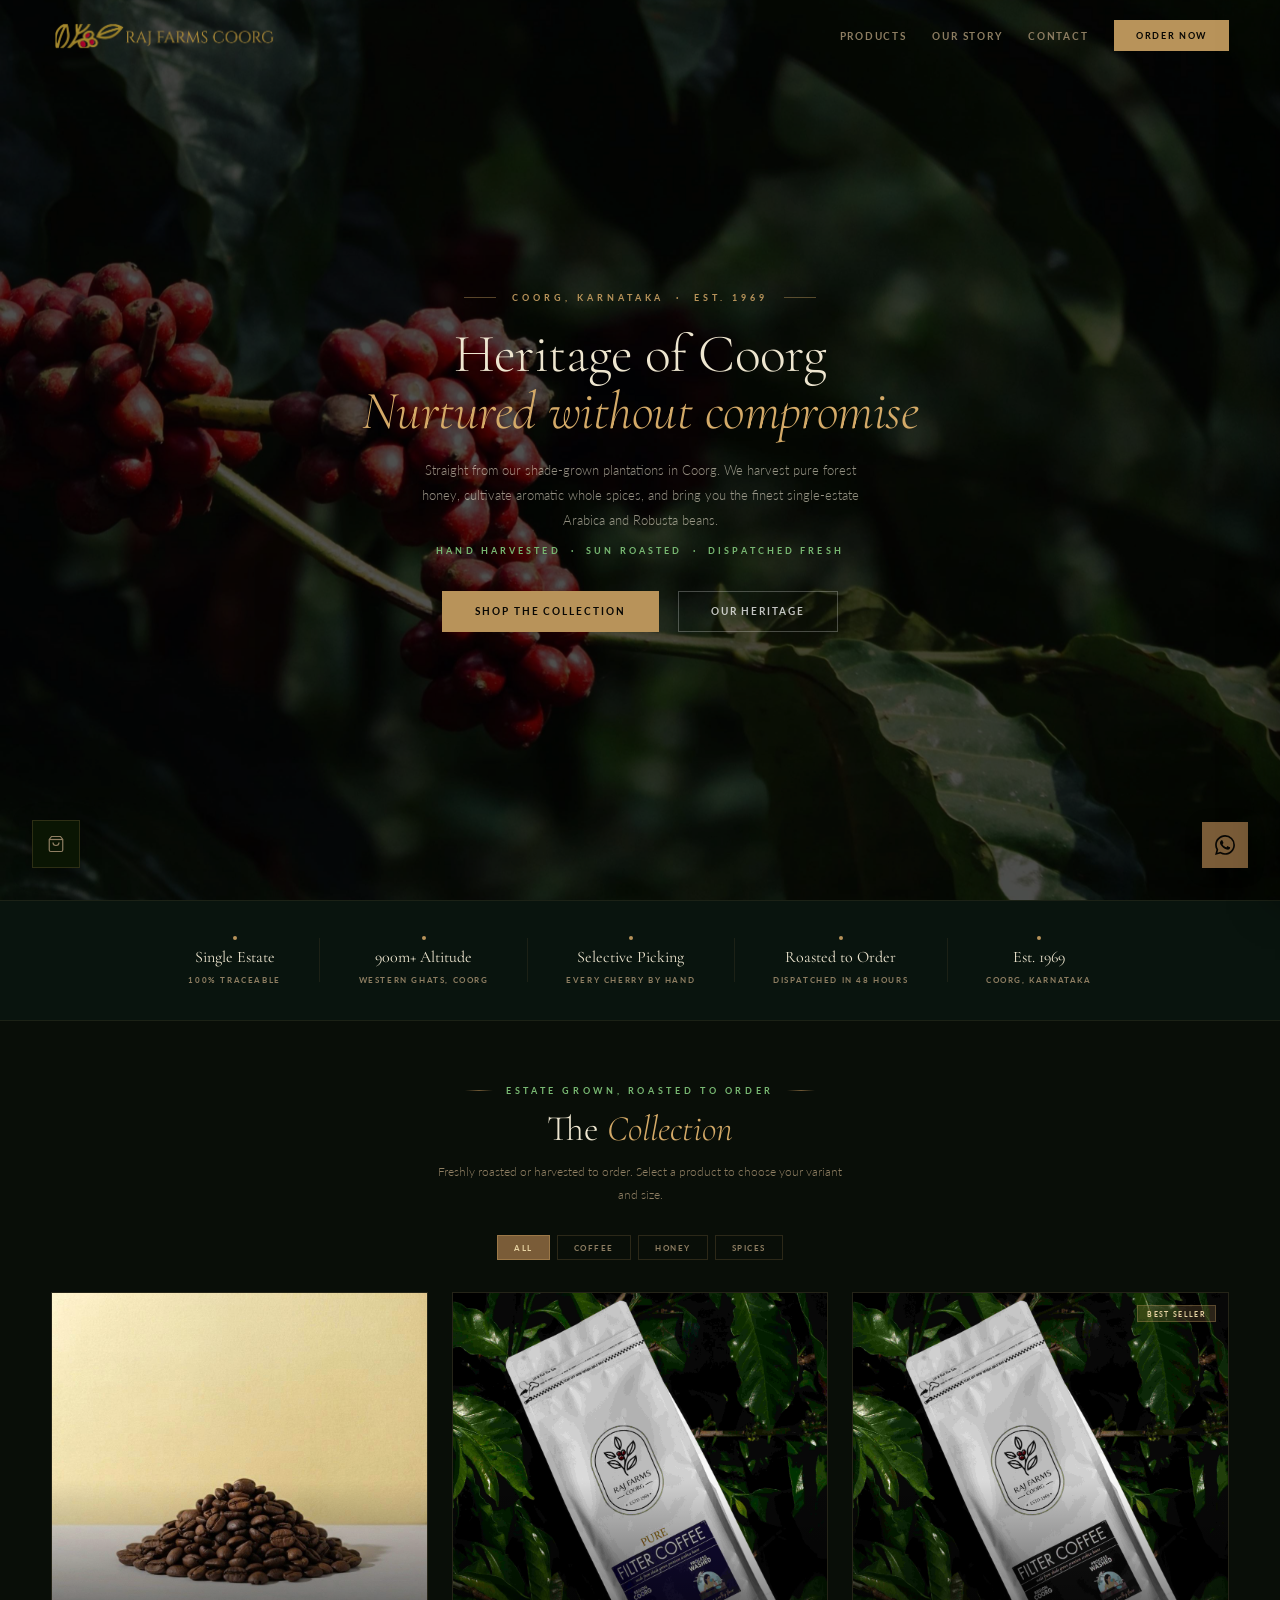
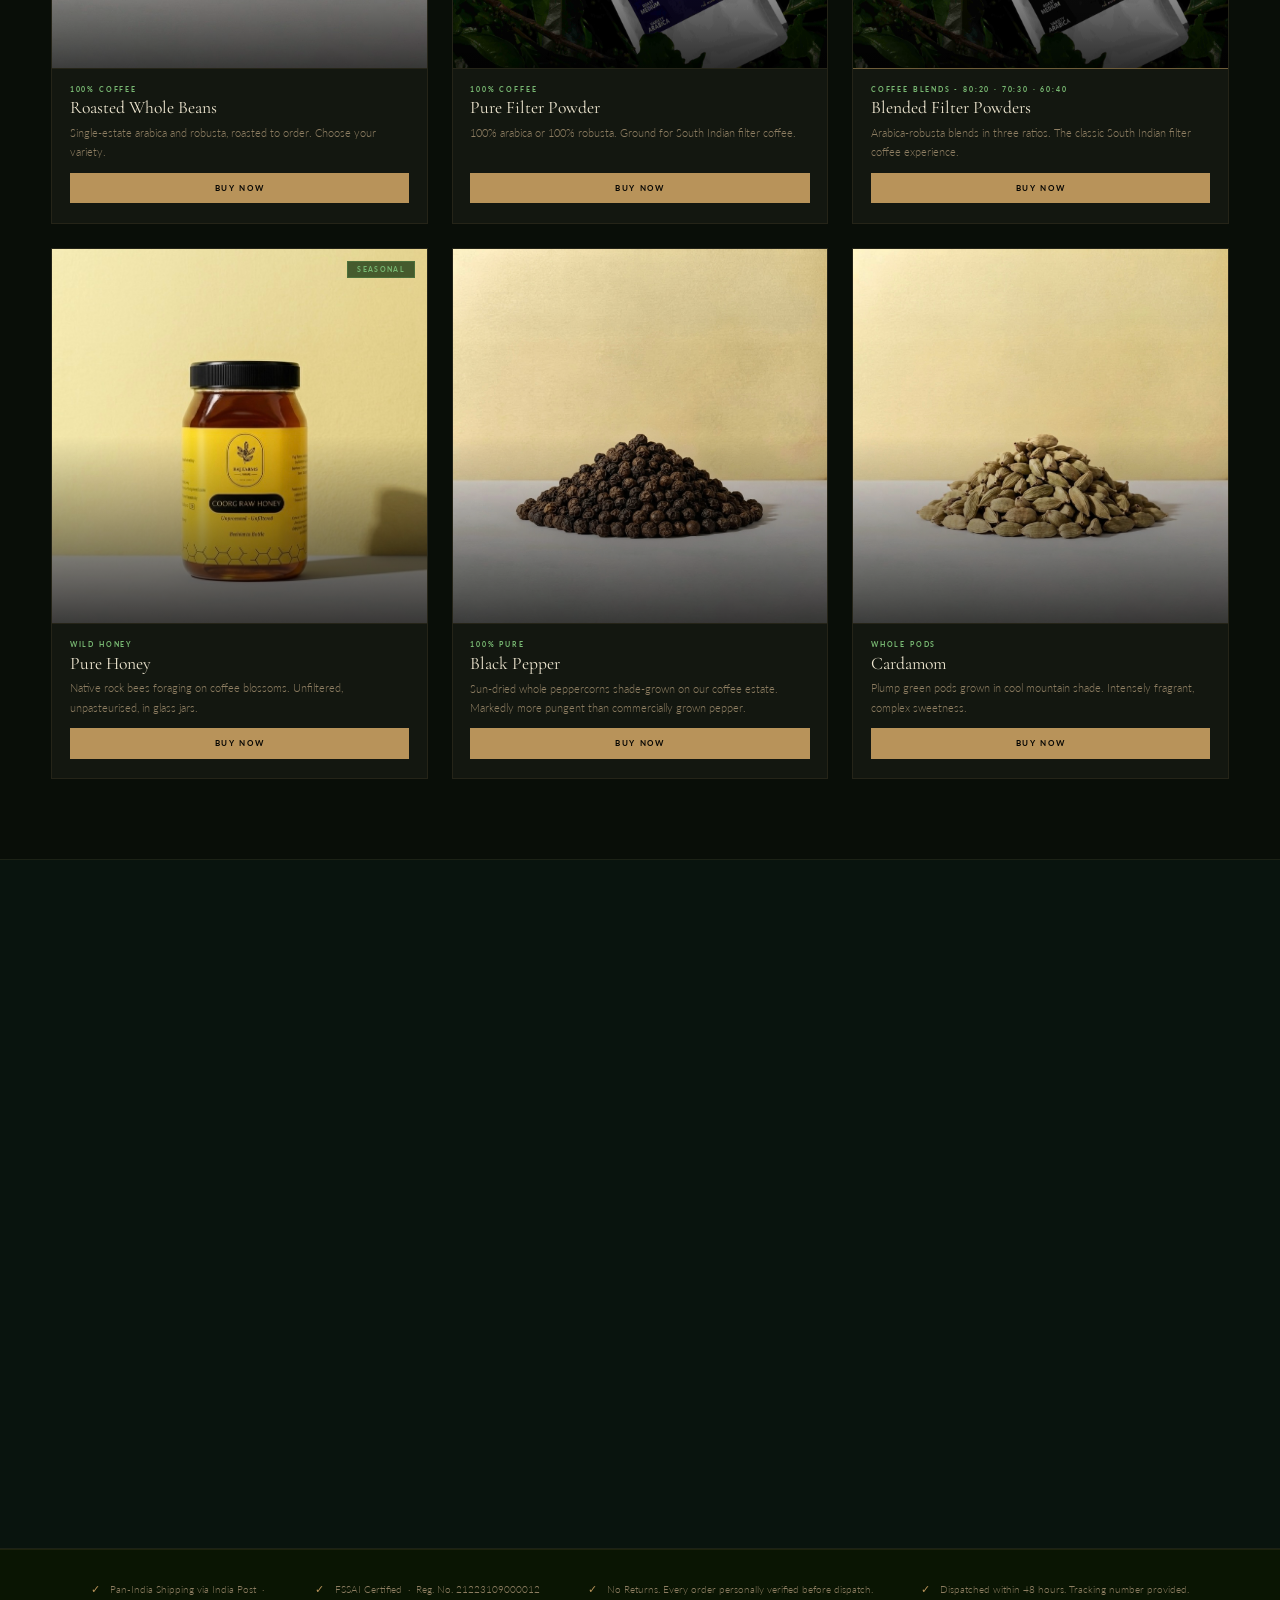
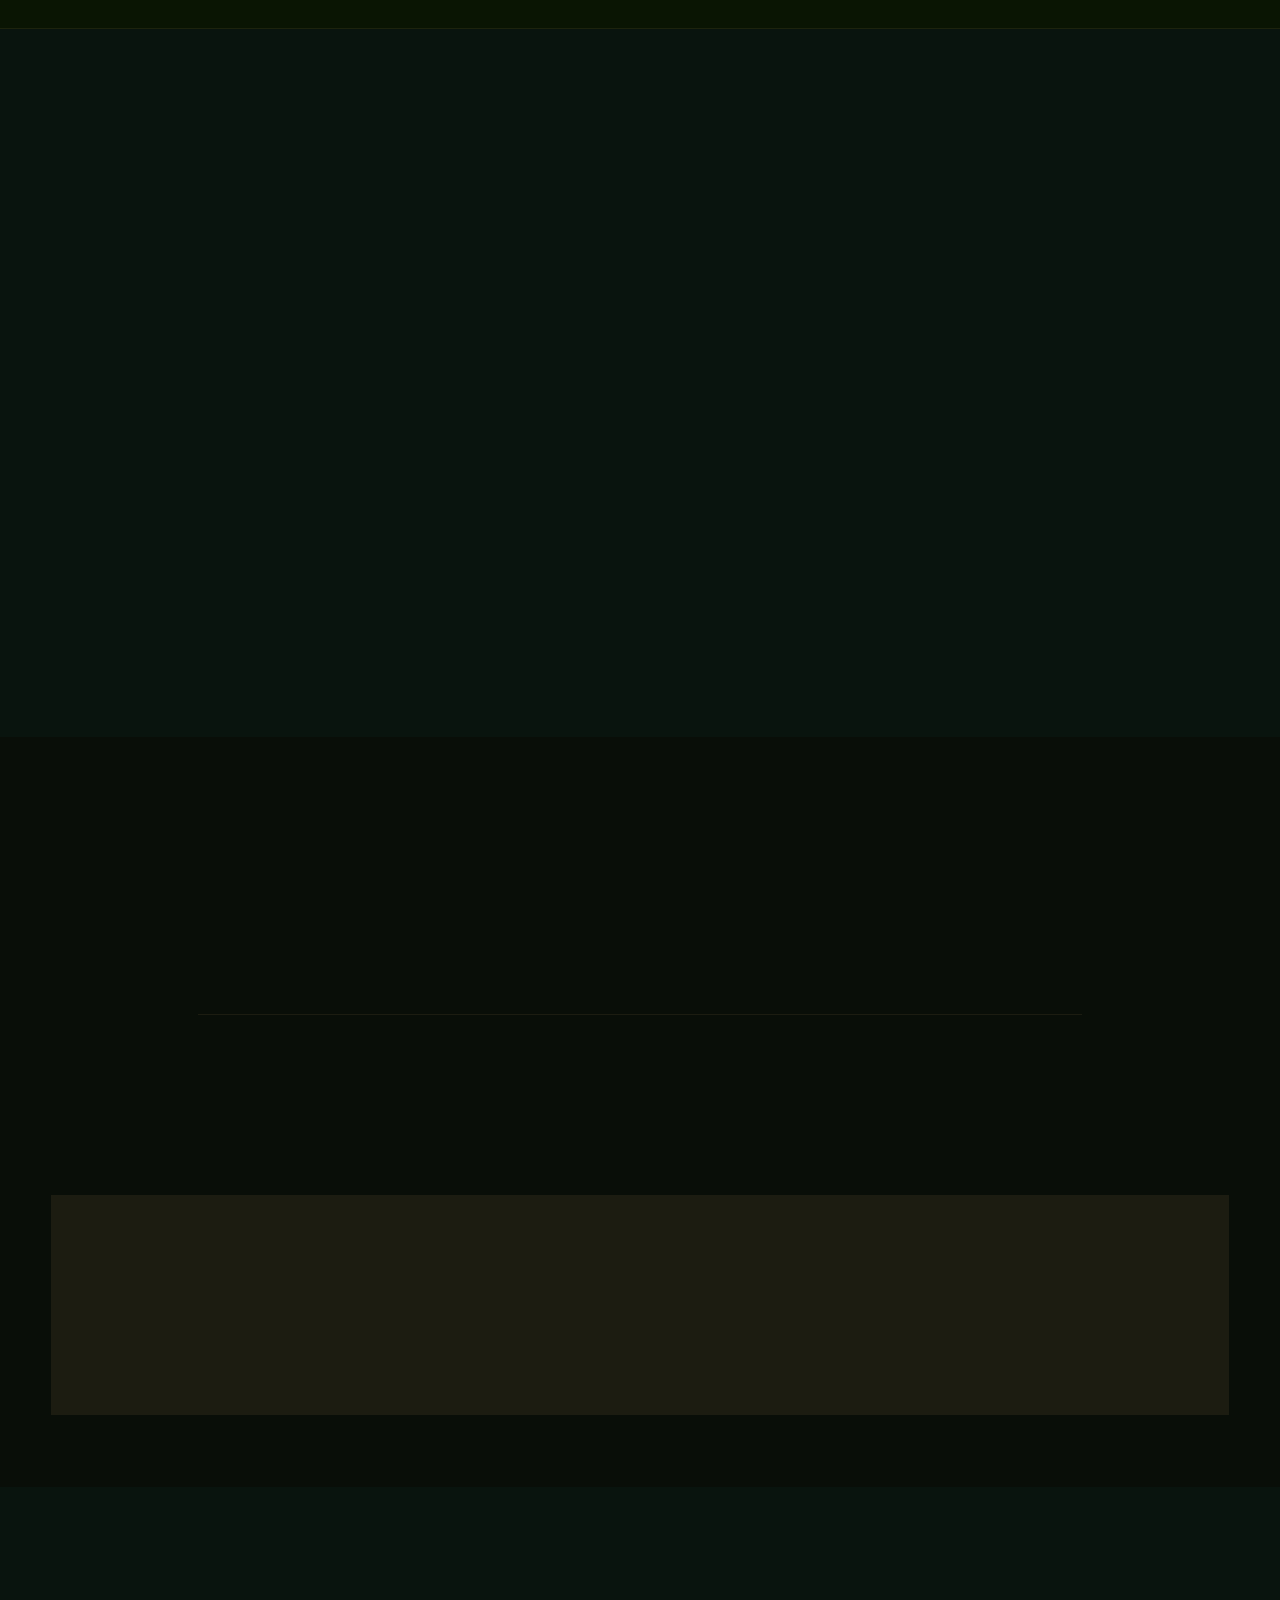
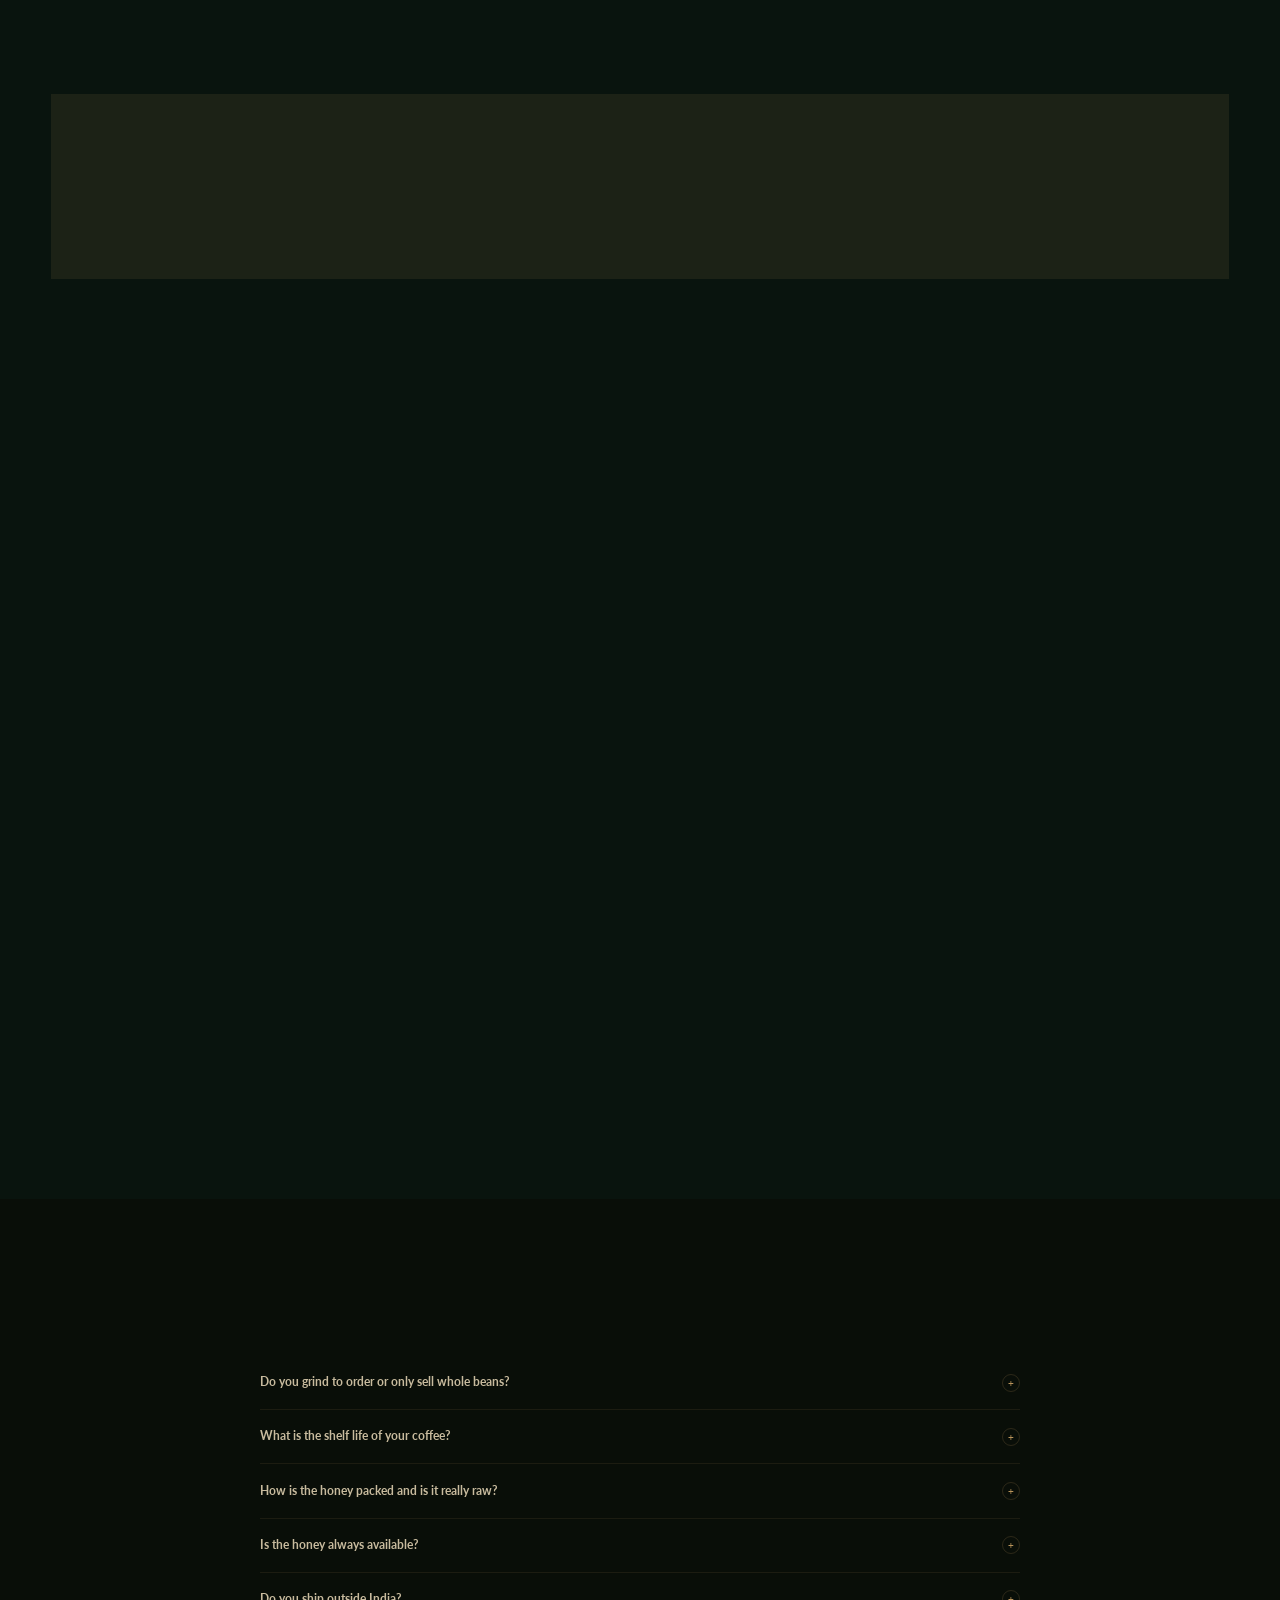
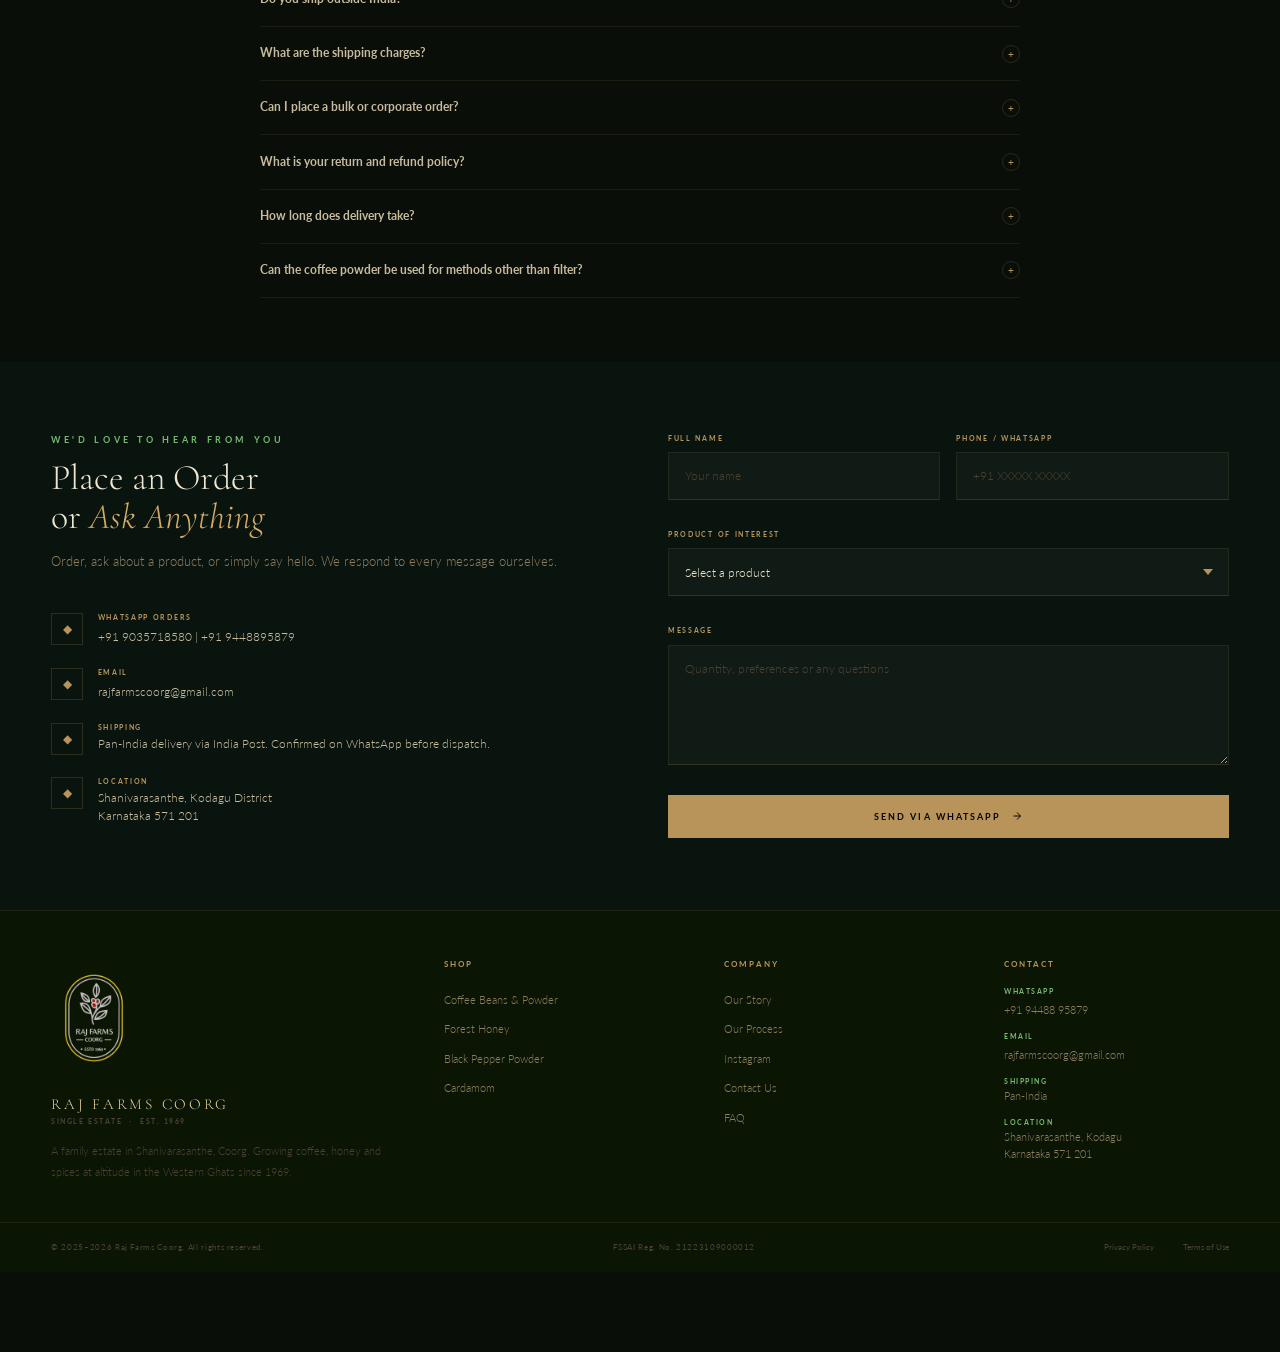
<file: index.html>
<!DOCTYPE html>
<html lang="en">
<head>
<meta charset="UTF-8">
<meta name="viewport" content="width=device-width, initial-scale=1.0">
<meta name="description" content="Raj Farms Coorg: Single-estate arabica and robusta coffee, raw forest honey and Coorg spices from the Western Ghats since 1969.">
<meta property="og:title" content="Raj Farms Coorg: Estate Coffee, Honey and Spices">
<meta property="og:description" content="Estate-grown coffee, raw honey and spices from the heart of Coorg since 1969.">
<meta property="og:url" content="https://rajfarmscoorg.in/">
<meta property="og:type" content="website">
<meta property="og:image" content="https://rajfarmscoorg.in/images/backgrounds/hero-bg.jpg">
<title>Raj Farms Coorg</title>
<link rel="stylesheet" href="css/style.css">
<meta name="google-site-verification" content="zyrr376Or7g7LdrEDTtcWQRaR85tOCKkuYDGfsQqERM" />
<link rel="icon" type="image/x-icon" href="images/favicon.ico">
<link rel="apple-touch-icon" sizes="180x180" href="images/apple-touch-icon.png">
<link rel="canonical" href="https://rajfarmscoorg.in/">
<link rel="preconnect" href="https://fonts.googleapis.com">
<link rel="preconnect" href="https://fonts.gstatic.com" crossorigin>
<link href="https://fonts.googleapis.com/css2?family=Cormorant+Garamond:ital,wght@0,300;0,400;0,600;1,300;1,400&family=Lato:wght@300;400;700&display=swap" rel="stylesheet">
<script type="application/ld+json">
{
  "@context": "https://schema.org",
  "@type": "Store",
  "name": "Raj Farms Coorg",
  "description": "Single-estate arabica and robusta coffee, raw forest honey and Coorg spices from the Western Ghats since 1969.",
  "url": "https://rajfarmscoorg.in",
  "telephone": "+919035718580 / 9448895879",
  "email": "rajfarmscoorg@gmail.com",
  "address": {
    "@type": "PostalAddress",
    "addressLocality": "Shanivarasanthe",
    "addressRegion": "Karnataka",
    "postalCode": "571201",
    "addressCountry": "IN"
  },
  "geo": {"@type":"GeoCoordinates","latitude":12.4244,"longitude":75.7382},
  "priceRange": "₹₹",
  "openingHours": "Mo-Su 09:00-18:00",
  "sameAs": ["https://instagram.com/rajfarmscoorg"]
}
</script>
</head>
<body>

<!-- NAV -->
<nav id="nav">
  <a href="#hero" class="nav-logo-wrap" aria-label="Raj Farms Coorg">
    <img class="nav-logo-img" src="images/logo-dark.png" alt="Raj Farms Coorg">
  </a>
  <div class="nav-right">
    <a href="#products" class="nav-link">Products</a>
    <a href="about.html" class="nav-link">Our Story</a>
    <a href="#contact" class="nav-link">Contact</a>
    <a href="#products" class="nav-cta">Order Now</a>
    <button class="nav-burger" id="burger" aria-label="Open menu"><span></span><span></span><span></span></button>
  </div>
</nav>

<nav id="nav-mobile">
  <button class="nav-mobile-close" id="nav-close">&#x2715;</button>
  <a href="#products" class="mobile-link">Products</a>
  <a href="about.html" class="mobile-link">Our Story</a>
  <a href="#contact" class="mobile-link">Contact</a>
</nav>

<!-- HERO -->
<section id="hero">
  <div class="hero-bg"></div>
  <div class="hero-vignette"></div>
  <div class="hero-content">
    <div class="hero-tag">
      <span class="hero-tag-line"></span>
      Coorg, Karnataka &nbsp;&middot;&nbsp; Est. 1969
      <span class="hero-tag-line"></span>
    </div>
    <h1 class="hero-title">Heritage of Coorg<br><em>Nurtured without compromise</em></h1>
    <p class="hero-sub">Straight from our shade-grown plantations in Coorg. We harvest pure forest honey, cultivate aromatic whole spices, and bring you the finest single-estate Arabica and Robusta beans.</p>
    <p class="hero-provenance">Hand Harvested &nbsp;&middot;&nbsp; Sun Roasted &nbsp;&middot;&nbsp; Dispatched Fresh</p>
    <div class="hero-actions">
      <a href="#products" class="btn-primary">Shop the Collection</a>
      <a href="about.html" class="btn-ghost">Our Heritage</a>
    </div>
  </div>
</section>

<!-- HERITAGE STRIP -->
<section id="heritage">
  <div class="heritage-item rev"><div class="heritage-dot"></div><div class="heritage-title">Single Estate</div><div class="heritage-sub">100% Traceable</div></div>
  <div class="heritage-sep"></div>
  <div class="heritage-item rev"><div class="heritage-dot"></div><div class="heritage-title">900m+ Altitude</div><div class="heritage-sub">Western Ghats, Coorg</div></div>
  <div class="heritage-sep"></div>
  <div class="heritage-item rev"><div class="heritage-dot"></div><div class="heritage-title">Selective Picking</div><div class="heritage-sub">Every Cherry by Hand</div></div>
  <div class="heritage-sep"></div>
  <div class="heritage-item rev"><div class="heritage-dot"></div><div class="heritage-title">Roasted to Order</div><div class="heritage-sub">Dispatched in 48 Hours</div></div>
  <div class="heritage-sep"></div>
  <div class="heritage-item rev"><div class="heritage-dot"></div><div class="heritage-title">Est. 1969</div><div class="heritage-sub">Coorg, Karnataka</div></div>
</section>

<!-- PRODUCTS -->
<section id="products">
  <div class="products-header rev">
    <div class="section-tag center">Estate Grown, Roasted to Order</div>
    <h2 class="section-title">The <em>Collection</em></h2>
    <p style="max-width:420px;margin:0.6rem auto 0;text-align:center;font-size:0.78rem;">Freshly roasted or harvested to order. Select a product to choose your variant and size.</p>
  </div>

  <div class="filter-row">
    <button class="filter-btn active" data-cat="All">All</button>
    <button class="filter-btn" data-cat="Coffee">Coffee</button>
    <button class="filter-btn" data-cat="Honey">Honey</button>
    <button class="filter-btn" data-cat="Spices">Spices</button>
  </div>

  <div class="product-grid" id="product-grid">

    <!-- GROUP 1: Roasted Beans -->
    <article class="product-card" data-cat="Coffee">
      <div class="product-img">
        <img src="images/products/roasted-beans.jpg"
             alt="Roasted Beans" loading="lazy">
        <div class="product-overlay"></div>
        
      </div>
      <div class="product-info">
        <div class="product-cat">100% Coffee</div>
        <h3 class="product-name">Roasted Whole Beans</h3>
        <p class="product-desc">Single-estate arabica and robusta, roasted to order. Choose your variety.</p>
        <button type="button" class="product-buy-btn" onclick="openGroupModal('roasted-beans')">Buy Now</button>
      </div>
    </article>

    <!-- GROUP 2: Filter Powder Pure -->
    <article class="product-card" data-cat="Coffee">
      <div class="product-img">
        <img src="images/products/filter-powder-pure.jpg"
             alt="Filter Powder Pure" loading="lazy">
        <div class="product-overlay"></div>
        
      </div>
      <div class="product-info">
        <div class="product-cat">100% Coffee</div>
        <h3 class="product-name"> Pure Filter Powder</h3>
        <p class="product-desc">100% arabica or 100% robusta. Ground for South Indian filter coffee.</p>
        <button type="button" class="product-buy-btn" onclick="openGroupModal('filter-pure')">Buy Now</button>
      </div>
    </article>

    <!-- GROUP 3: Filter Powder Blends -->
    <article class="product-card product-featured" data-cat="Coffee">
      <div class="product-img">
        <img src="images/products/filter-powder-blends.jpg"
             alt="Filter Powder Blends" loading="lazy">
        <div class="product-overlay"></div>
       
        <span class="product-seasonal" style="background:rgba(184,147,90,0.2);color:var(--gold-pale);border-color:rgba(184,147,90,0.35);">Best Seller</span>
      </div>
      <div class="product-info">
        <div class="product-cat">Coffee BLENDS - 80:20 &middot; 70:30 &middot; 60:40 </div>
        <h3 class="product-name">Blended Filter Powders</h3>
        <p class="product-desc">Arabica-robusta blends in three ratios. The classic South Indian filter coffee experience.</p>
        <button type="button" class="product-buy-btn" onclick="openGroupModal('filter-blends')">Buy Now</button>
      </div>
    </article>

    <!-- GROUP 4: Wild Forest Honey -->
    <article class="product-card" data-cat="Honey">
      <div class="product-img">
        <img src="images/products/honey-wild.jpg"
             alt="Wild Forest Honey" loading="lazy">
        <div class="product-overlay"></div>
    
        <span class="product-seasonal">Seasonal</span>
      </div>
      <div class="product-info">
        <div class="product-cat">Wild Honey</div>
        <h3 class="product-name">Pure Honey</h3>
        <p class="product-desc">Native rock bees foraging on coffee blossoms. Unfiltered, unpasteurised, in glass jars.</p>
        <button type="button" class="product-buy-btn" onclick="openGroupModal('honey')">Buy Now</button>
      </div>
    </article>

    <!-- GROUP 5: Black Pepper -->
    <article class="product-card" data-cat="Spices">
      <div class="product-img">
        <img src="images/products/pepper-black.jpg"
             alt="Black Pepper Powder" loading="lazy">
        <div class="product-overlay"></div>
       
      </div>
      <div class="product-info">
        <div class="product-cat"> 100% pure</div>
        <h3 class="product-name">Black Pepper</h3>
        <p class="product-desc">Sun-dried whole peppercorns shade-grown on our coffee estate. Markedly more pungent than commercially grown pepper.</p>
        <button type="button" class="product-buy-btn" onclick="openGroupModal('pepper')">Buy Now</button>
      </div>
    </article>

    <!-- GROUP 6: Cardamom -->
    <article class="product-card" data-cat="Spices">
      <div class="product-img">
        <img src="images/products/cardamom.jpg"
             alt="Cardamom" loading="lazy">
        <div class="product-overlay"></div>

      </div>
      <div class="product-info">
        <div class="product-cat">Whole Pods</div>
        <h3 class="product-name">Cardamom</h3>
        <p class="product-desc">Plump green pods grown in cool mountain shade. Intensely fragrant, complex sweetness.</p>
        <button type="button" class="product-buy-btn" onclick="openGroupModal('cardamom')">Buy Now</button>
      </div>
    </article>

  </div>
</section>

<!-- HONEY FEATURE -->
<div id="honey-wrap">
<section id="honey">
  <div class="honey-img-wrap rev-l">
    <div class="honey-img">
      <img src="images/products/honey-wild.jpg"
           alt="Wild Forest Honey" loading="lazy">
    </div>
    <div class="honey-corner"><span>Raw</span><span>Forest</span><span>Honey</span></div>
    <div class="honey-frame"></div>
  </div>
  <div class="rev-r">
  
    <div class="section-tag">Current best-seller </div>
    <h2 class="section-title">Harvested by<br><em>Nature Itself</em></h2>
    <p style="margin-top:0.8rem;font-size:0.8rem;">Native rock bees forage on our arabica and robusta blossoms during bloom season. The result is a honey with a terroir as specific as the estate itself, found nowhere else in quite the same form.</p>
    <div class="honey-features">
      <div class="honey-feat">
        <div class="honey-feat-icon">&#9670;</div>
        <div><div class="honey-feat-title">Raw and Unprocessed</div><p class="honey-feat-desc">Never heated above ambient temperature. All enzymes, pollen and natural properties remain completely intact.</p></div>
      </div>
      <div class="honey-feat">
        <div class="honey-feat-icon">&#9670;</div>
        <div><div class="honey-feat-title">Coffee Blossom Foraged</div><p class="honey-feat-desc">The proximity to thousands of arabica and robusta plants gives our honey a subtle floral note that no other honey in India can replicate.</p></div>
      </div>
      <div class="honey-feat">
        <div class="honey-feat-icon">&#9670;</div>
        <div><div class="honey-feat-title">Glass Jar, Sealed Fresh</div><p class="honey-feat-desc">Packed in food-grade glass jars. Available in 400g and 1kg. Shipping prices vary depending on your location.</p></div>
      </div>
    </div>
    <button class="btn-primary" onclick="openGroupModal('honey')" style="margin-top:2rem;border:none;font-family:'Lato',sans-serif;" id="honey-add">Add Honey to Cart</button>
  </div>
</section>
</div>

<!-- POLICY STRIP -->
<section id="policy-strip">
  <div class="policy-item"><span>&#10003;</span> Pan-India Shipping via India Post &nbsp;&middot;&nbsp;</div>
  <div class="policy-item"><span>&#10003;</span> FSSAI Certified &nbsp;&middot;&nbsp; Reg. No. 21223109000012</div>
  <div class="policy-item"><span>&#10003;</span> No Returns. Every order personally verified before dispatch.</div>
  <div class="policy-item"><span>&#10003;</span> Dispatched within 48 hours. Tracking number provided.</div>
</section>

<!-- QUALITY SECTION -->
<section id="quality">

  <div class="ca-heading rev">
    <div class="section-tag center">Coffee Analysis</div>
    <h2 class="section-title">The Character of our Coffee</h2>
    <p class="ca-eval">Evaluated by the Coffee Quality Division, Coffee Board of India</p>
  </div>

  <div class="ca-flow rev">

    <div class="ca-radar-wrap">
      <svg class="ca-radar" viewBox="0 0 520 500" xmlns="http://www.w3.org/2000/svg">

        <g stroke="#3a352c" stroke-width="1" fill="none">
          <polygon points="250,202.5 277.9,211.6 295.2,235.3 295.2,264.7 277.9,288.4 250,297.5 222.1,288.4 204.8,264.7 204.8,235.3 222.1,211.6"/>
          <polygon points="250,155 305.8,173.1 340.4,220.6 340.4,279.4 305.8,326.9 250,345 194.2,326.9 159.6,279.4 159.6,220.6 194.2,173.1"/>
          <polygon points="250,107.5 333.75,134.7 385.5,206.0 385.5,294.0 333.75,365.3 250,392.5 166.25,365.3 114.5,294.0 114.5,206.0 166.25,134.7"/>
          <polygon points="250,60 361.7,96.3 430.7,191.3 430.7,308.7 361.7,403.7 250,440 138.3,403.7 69.3,308.7 69.3,191.3 138.3,96.3"/>
        </g>

        <g stroke="#3a352c" stroke-width="1">
          <line x1="250" y1="250" x2="250" y2="60"/>
          <line x1="250" y1="250" x2="361.7" y2="96.3"/>
          <line x1="250" y1="250" x2="430.7" y2="191.3"/>
          <line x1="250" y1="250" x2="430.7" y2="308.7"/>
          <line x1="250" y1="250" x2="361.7" y2="403.7"/>
          <line x1="250" y1="250" x2="250" y2="440"/>
          <line x1="250" y1="250" x2="138.3" y2="403.7"/>
          <line x1="250" y1="250" x2="69.3" y2="308.7"/>
          <line x1="250" y1="250" x2="69.3" y2="191.3"/>
          <line x1="250" y1="250" x2="138.3" y2="96.3"/>
        </g>

        <polygon points="250,107.5 328.2,142.4 376.5,208.9 372.0,289.6 328.2,357.6 250,383 138.3,403.7 69.3,308.7 69.3,191.3 171.8,142.4"
          fill="rgba(201,168,118,0.16)" stroke="#c9a876" stroke-width="1.6"/>

        <g>
          <circle cx="250" cy="107.5" r="3" fill="#c9a876"/>
          <circle cx="328.2" cy="142.4" r="3" fill="#c9a876"/>
          <circle cx="376.5" cy="208.9" r="3" fill="#c9a876"/>
          <circle cx="372.0" cy="289.6" r="3" fill="#c9a876"/>
          <circle cx="328.2" cy="357.6" r="3" fill="#c9a876"/>
          <circle cx="250" cy="383" r="3" fill="#c9a876"/>
          <circle cx="138.3" cy="403.7" r="4.5" fill="#e8c893"/>
          <circle cx="69.3" cy="308.7" r="4.5" fill="#e8c893"/>
          <circle cx="69.3" cy="191.3" r="4.5" fill="#e8c893"/>
          <circle cx="171.8" cy="142.4" r="3" fill="#c9a876"/>
        </g>

        <g font-family="Cormorant Garamond, serif" font-size="12" fill="#cfcfc9">
          <text x="250" y="95.5" text-anchor="middle">7.50</text>
          <text x="335.3" y="132.7" text-anchor="start">7.00</text>
          <text x="387.9" y="205.2" text-anchor="start">7.00</text>
          <text x="383.4" y="293.3" text-anchor="start">6.75</text>
          <text x="335.3" y="367.3" text-anchor="start">7.00</text>
          <text x="250" y="395" text-anchor="middle">7.00</text>
          <text x="131.3" y="413.4" text-anchor="end" fill="#e8c893" font-weight="600">10.00</text>
          <text x="57.9" y="312.4" text-anchor="end" fill="#e8c893" font-weight="600">10.00</text>
          <text x="57.9" y="187.6" text-anchor="end" fill="#e8c893" font-weight="600">10.00</text>
          <text x="164.8" y="132.7" text-anchor="end">7.00</text>
        </g>

      <g font-family="Cormorant Garamond, serif" font-size="13" font-weight="bold" fill="#999">
          <text x="250" y="30" text-anchor="middle">Fragrance / Aroma</text>
          <text x="376.4" y="71" text-anchor="start">Flavour</text>
          <text x="454.5" y="178.6" text-anchor="start">Acidity</text>
          <text x="454.5" y="321.4" text-anchor="start">Aftertaste</text>
          <text x="376.4" y="429" text-anchor="start">Body</text>
          <text x="250" y="482" text-anchor="middle">Balance</text>
          <text x="123.6" y="429" text-anchor="end">Uniformity</text>
          <text x="50" y="327" text-anchor="end">Sweetness</text>
          <text x="60" y="174" text-anchor="end">Clean Cup</text>
          <text x="123.6" y="71" text-anchor="end">Overall</text>
        </g>

      </svg>
    </div>

    <div class="ca-info">

     <div class="ca-score">
  <div class="ca-score-num">79.25<span> / 100</span></div>
  <div class="ca-score-lbl">
    <strong>Quality Score</strong>
    <br><br>
    <small>Sensory Evaluation Method &middot; Specialty Coffee Association Standards</small>
  </div>
</div>

<div class="ca-taste">
  <div class="ca-taste-label">What You'll Taste</div>
  <p class="ca-taste-notes">"Hints of roasted nuts, dark chocolate, mild berry, brown sugar, brown spice and citrus."</p>
<p class="ca-cup-notes">"Low to medium acidity, medium body, with cocoa and spice on the aftertaste."</p>

    </div>

  </div>

</section>

<style>
#quality{padding:4.5rem 6vw 3.5rem;background:var(--bg2,#0d0d0d);}
.ca-heading{text-align:center;}
.ca-sub{font-family:'Lato',sans-serif;font-size:0.72rem;letter-spacing:0.04em;color:var(--text2,#999);margin-top:0.6rem;}
.ca-eval{font-size:0.72rem;color:var(--text3,#888);margin-top:0.4rem;font-style:italic;}
.ca-report-label{font-family:'Lato',sans-serif;font-size:0.64rem;letter-spacing:0.1em;text-transform:uppercase;color:var(--gold-pale,#c9a876);margin-top:1.6rem;}

.ca-flow{display:grid;grid-template-columns:1fr 1fr;gap:4rem;align-items:center;max-width:1000px;margin:2rem auto 0;}

.ca-radar-wrap{width:100%;}
.ca-radar{width:100%;height:auto;display:block;}

.ca-info{display:flex;flex-direction:column;justify-content:center;height:100%;}

.ca-score{text-align:left;}
.ca-score-num{font-family:'Cormorant Garamond',serif;font-weight:300;font-size:2.4rem;color:var(--gold-pale,#c9a876);line-height:1;}
.ca-score-num span{font-size:1.1rem;color:var(--text3,#888);}
.ca-score-lbl{font-family:'Lato',sans-serif;font-size:0.66rem;letter-spacing:0.06em;text-transform:uppercase;color:var(--text2,#999);margin-top:0.4rem;}

.ca-taste{text-align:left;margin-top:2rem;border-top:1px solid var(--border,rgba(255,255,255,0.08));padding-top:1.8rem;}
.ca-taste-label{font-family:'Lato',sans-serif;font-size:0.66rem;letter-spacing:0.08em;text-transform:uppercase;color:var(--text,#eee);margin-bottom:0.8rem;}
.ca-taste-notes{font-family:'Cormorant Garamond',serif;font-size:1.35rem;color:var(--text,#eee);line-height:1.45;}
.ca-cup-notes{font-size:0.76rem;color:var(--text2,#999);margin-top:0.8rem;line-height:1.5;}

.ca-report{text-align:left;margin-top:2rem;font-size:0.6rem;letter-spacing:0.03em;color:var(--text3,#777);}

@media(max-width:900px){
  .ca-flow{grid-template-columns:1fr;gap:2rem;}
  .ca-score,.ca-taste,.ca-report{text-align:center;}
  .ca-radar-wrap{max-width:440px;margin:0 auto;}
}
</style>
	
<!-- PROCESS -->
<section id="process">
  <div class="process-header rev">
    <div class="section-tag center">From Cherry to Cup</div>
    <h2 class="section-title">No Shortcuts,<br><em>No Intermediaries</em></h2>
    <p style="max-width:400px;margin:0.7rem auto 0;text-align:center;font-size:0.78rem;">Every step from cherry to cup happens on our land in Coorg.</p>
  </div>
  <div class="process-steps">
    <div class="process-step rev">
      <div class="step-node"></div>
      <div class="step-num">01</div>
      <h3 class="step-title">Hand Harvested</h3>
      <p class="step-desc">Every cherry is selectively hand-picked at peak ripeness by workers who have known this land for generations.</p>
    </div>
    <div class="process-step rev">
      <div class="step-node"></div>
      <div class="step-num">02</div>
      <h3 class="step-title">Sun Dried</h3>
      <p class="step-desc">Cherries are sun-dried after harvest. This natural drying process preserves the character of the bean before roasting.</p>
    </div>
    <div class="process-step rev">
      <div class="step-node"></div>
      <div class="step-num">03</div>
      <h3 class="step-title">Estate Roasted</h3>
      <p class="step-desc">Small-batch roasting on the farm. Each roast profile developed to honour the bean's natural character and origin.</p>
    </div>
    <div class="process-step rev">
      <div class="step-node"></div>
      <div class="step-num">04</div>
      <h3 class="step-title">Dispatched Fresh</h3>
      <p class="step-desc">Roasted and ground to order, sealed immediately, and handed to India Post within 48 hours for delivery across India.</p>
    </div>
  </div>
  <div class="process-photos">
    <div class="process-photo rev">
      <img src="images/process/01-harvest.jpg" alt="Harvesting" loading="lazy">
      <span class="process-photo-label">01 &middot; Harvest</span>
    </div>
    <div class="process-photo rev">
      <img src="images/process/02-dry.jpg" alt="Sun drying" loading="lazy">
      <span class="process-photo-label">02 &middot; Sun Drying</span>
    </div>
    <div class="process-photo rev">
      <img src="images/process/03-roast.jpg" alt="Roasting" loading="lazy">
      <span class="process-photo-label">03 &middot; Roasting</span>
    </div>
    <div class="process-photo rev">
      <img src="images/process/04-pack.jpg" alt="Packing" loading="lazy">
      <span class="process-photo-label">04 &middot; Packing</span>
    </div>
  </div>
</section>

<!-- TESTIMONIALS -->
<section id="testimonials">
  <div class="testimonials-header rev">
    <div class="section-tag center">From Our Customers</div>
    <h2 class="section-title">What People<br><em>Are Saying</em></h2>
  </div>
  <div class="testimonial-grid" id="testimonial-grid">
    <div class="testimonial-card rev">
      <div class="testimonial-stars">&#9733;&#9733;&#9733;&#9733;&#9733;</div>
      <p class="testimonial-text">"If you are a coffee lover looking for authentic filter coffee and roasted beans, Raj Farms Coorg is the best place!"</p>
      <div class="testimonial-name">Shail Desai</div>
      <div class="testimonial-loc">Ahmedabad, Gujurat</div>
    </div>
    <div class="testimonial-card rev">
      <div class="testimonial-stars">&#9733;&#9733;&#9733;&#9733;&#9733;</div>
      <p class="testimonial-text">"Raj Farms Coorg, you've truly outdone yourself. Thank you for the most splendid coffee!!"</p>
      <div class="testimonial-name">Arushi Shah</div>
      <div class="testimonial-loc">Mumbai, Maharashtra</div>
    </div>
    <div class="testimonial-card rev">
      <div class="testimonial-stars">&#9733;&#9733;&#9733;&#9733;&#9733;</div>
      <p class="testimonial-text">"Would 10/10 recommend this from Raj Farms Coorg. Fresh from farm to cup"</p>
      <div class="testimonial-name">Aditya Maheshwari</div>
      <div class="testimonial-loc">London, UK</div>
    </div>
  </div>







<div class="customer-review-form rev">
  <div class="review-form-heading" style="margin-bottom: 24px;">
    <div class="section-tag center">Your Experience Matters</div>
    <h3>Share Your Experience</h3>
  </div>

  <form id="customer-review-form">
    <div class="form-group">
      <label class="form-label" for="review-name">Your Name</label>
      <input class="form-input" type="text" id="review-name"
             maxlength="40" placeholder="Your name" required>
    </div>

    <div class="form-group">
      <label class="form-label" for="review-city">City</label>
      <input class="form-input" type="text" id="review-city"
             maxlength="40" placeholder="Your city">
    </div>

    <div class="form-group">
      <label class="form-label">Your Rating</label>
      <select class="form-select" id="review-rating" required>
        <option value="5">★★★★★ - Excellent</option>
        <option value="4">★★★★ - Very Good</option>
        <option value="3">★★★ - Good</option>
        <option value="2">★★ - Fair</option>
        <option value="1">★ - Poor</option>
      </select>
    </div>

    <div class="form-group">
      <label class="form-label" for="review-message">Your Review</label>
      <textarea class="form-textarea" id="review-message"
                maxlength="400" minlength="10"
                placeholder="Tell us how we measure up..." required></textarea>
    </div>

    <!-- Spam protection. Leave this field empty. -->
    <div class="review-honeypot" aria-hidden="true" style="display:none">
      <input type="text" id="review-website" tabindex="-1"
             autocomplete="off">
    </div>

    <button type="submit" class="form-submit" id="review-submit">
      Submit Review
    </button>

    <p id="review-status" role="status" aria-live="polite"></p>
  </form>
</div>




	
  <div class="instagram-strip rev">
    <p class="instagram-label">Follow our estate on Instagram</p>
    <a href="https://instagram.com/rajfarmscoorg" target="_blank" rel="noopener" class="instagram-link">
      <svg viewBox="0 0 24 24" xmlns="http://www.w3.org/2000/svg"><path d="M12 2.163c3.204 0 3.584.012 4.85.07 3.252.148 4.771 1.691 4.919 4.919.058 1.265.069 1.645.069 4.849 0 3.205-.012 3.584-.069 4.849-.149 3.225-1.664 4.771-4.919 4.919-1.266.058-1.644.07-4.85.07-3.204 0-3.584-.012-4.849-.07-3.26-.149-4.771-1.699-4.919-4.92-.058-1.265-.07-1.644-.07-4.849 0-3.204.013-3.583.07-4.849.149-3.227 1.664-4.771 4.919-4.919 1.266-.057 1.645-.069 4.849-.069zm0-2.163c-3.259 0-3.667.014-4.947.072-4.358.2-6.78 2.618-6.98 6.98-.059 1.281-.073 1.689-.073 4.948 0 3.259.014 3.668.072 4.948.2 4.358 2.618 6.78 6.98 6.98 1.281.058 1.689.072 4.948.072 3.259 0 3.668-.014 4.948-.072 4.354-.2 6.782-2.618 6.979-6.98.059-1.28.073-1.689.073-4.948 0-3.259-.014-3.667-.072-4.947-.196-4.354-2.617-6.78-6.979-6.98-1.281-.059-1.69-.073-4.949-.073zm0 5.838c-3.403 0-6.162 2.759-6.162 6.162s2.759 6.163 6.162 6.163 6.162-2.759 6.162-6.163c0-3.403-2.759-6.162-6.162-6.162zm0 10.162c-2.209 0-4-1.79-4-4 0-2.209 1.791-4 4-4s4 1.791 4 4c0 2.21-1.791 4-4 4zm6.406-11.845c-.796 0-1.441.645-1.441 1.44s.645 1.44 1.441 1.44c.795 0 1.439-.645 1.439-1.44s-.644-1.44-1.439-1.44z"/></svg>
      @rajfarmscoorg
    </a>
  </div>
</section>

<!-- FAQ -->
<section id="faq">
  <div class="faq-header rev">
    <div class="section-tag center">Before You Order</div>
    <h2 class="section-title">Common <em>Questions</em></h2>
  </div>
  <div class="faq-grid" id="faq-grid"></div>
</section>

<!-- CONTACT -->
<section id="contact">
  <div class="contact-grid">
    <div class="rev-l">
      <div class="section-tag">We'd Love to Hear From You</div>
      <h2 class="section-title">Place an Order<br>or <em>Ask Anything</em></h2>
      <p style="margin-top:0.8rem;font-size:0.8rem;">Order, ask about a product, or simply say hello. We respond to every message ourselves.</p>
      <div class="contact-info-list">
        <div class="contact-row">
          <div class="contact-icon">&#9670;</div>
          <div><div class="contact-label">WhatsApp Orders</div><a href="https://wa.me/918277112503" target="_blank" rel="noopener" class="contact-value" style="color:var(--text2);">+91 9035718580 | +91 9448895879</a></div>
        </div>
        <div class="contact-row">
          <div class="contact-icon">&#9670;</div>
          <div><div class="contact-label">Email</div><a href="mailto:rajfarmscoorg@gmail.com" class="contact-value" style="color:var(--text2);">rajfarmscoorg@gmail.com</a></div>
        </div>
        <div class="contact-row">
          <div class="contact-icon">&#9670;</div>
          <div><div class="contact-label">Shipping</div><div class="contact-value">Pan-India delivery via India Post. Confirmed on WhatsApp before dispatch.</div></div>
        </div>
        <div class="contact-row">
          <div class="contact-icon">&#9670;</div>
          <div><div class="contact-label">Location</div><div class="contact-value">Shanivarasanthe, Kodagu District<br>Karnataka 571 201</div></div>
        </div>
      </div>
    </div>
    <form class="contact-form rev-r" novalidate>
      <div class="form-row">
        <div class="form-group"><label class="form-label" for="cf-name">Full Name</label><input class="form-input" type="text" id="cf-name" placeholder="Your name" autocomplete="name"></div>
        <div class="form-group"><label class="form-label" for="cf-phone">Phone / WhatsApp</label><input class="form-input" type="tel" id="cf-phone" placeholder="+91 XXXXX XXXXX" autocomplete="tel"></div>
      </div>
      <div class="form-group">
        <label class="form-label" for="cf-product">Product of Interest</label>
        <select class="form-select" id="cf-product">
          <option value="">Select a product</option>
          <option>Roasted Beans - Arabica</option>
          <option>Roasted Beans - Robusta</option>
          <option>Filter Powder Pure - Arabica</option>
          <option>Filter Powder Pure - Robusta</option>
          <option>Filter Powder Blend - Arabica 80:20</option>
          <option>Filter Powder Blend - Arabica 70:30</option>
          <option>Filter Powder Blend - Arabica 60:40</option>
          <option>Wild Forest Honey</option>
          <option>Black Pepper Powder</option>
          <option>Cardamom</option>
          <option>Multiple Products</option>
          <option>General Enquiry</option>
        </select>
      </div>
      <div class="form-group"><label class="form-label" for="cf-msg">Message</label><textarea class="form-textarea" id="cf-msg" placeholder="Quantity, preferences or any questions"></textarea></div>
      <button type="button" class="form-submit" id="form-send">
        Send via WhatsApp
        <svg width="12" height="12" viewBox="0 0 24 24" fill="none" stroke="currentColor" stroke-width="2"><path d="M5 12h14M12 5l7 7-7 7"/></svg>
      </button>
    </form>
  </div>
</section>

<!-- FOOTER -->
<footer>
  <div class="footer-top">
    <div>
      <img class="footer-logo-img" src="images/logo-footer.png" alt="Raj Farms Coorg" onerror="this.style.display='none'">
      <div class="footer-brand-name">Raj Farms Coorg</div>
      <div class="footer-brand-sub">Single Estate &nbsp;&middot;&nbsp; Est. 1969</div>
      <p class="footer-brand-desc">A family estate in Shanivarasanthe, Coorg. Growing coffee, honey and spices at altitude in the Western Ghats since 1969.</p>
    </div>
    <div>
      <div class="footer-col-title">Shop</div>
      <ul class="footer-list">
        <li><a href="#products" class="footer-filter-link" data-filter="Coffee">Coffee Beans &amp; Powder</a></li>
        <li><a href="#products" class="footer-filter-link" data-filter="Honey">Forest Honey</a></li>
        <li><a href="#products" class="footer-filter-link" data-filter="Spices">Black Pepper Powder</a></li>
        <li><a href="#products" class="footer-filter-link" data-filter="Spices">Cardamom</a></li>
      </ul>
    </div>
    <div>
      <div class="footer-col-title">Company</div>
      <ul class="footer-list">
        <li><a href="about.html">Our Story</a></li>
        <li><a href="#process">Our Process</a></li>
        <li><a href="https://instagram.com/rajfarmscoorg" target="_blank" rel="noopener">Instagram</a></li>
        <li><a href="#contact">Contact Us</a></li>
        <li><a href="#faq">FAQ</a></li>
      </ul>
    </div>
    <div>
      <div class="footer-col-title">Contact</div>
      <div class="footer-contact-item"><div class="fc-label">WhatsApp</div><a href="https://wa.me/918277112503" target="_blank" rel="noopener" class="fc-val" style="color:var(--text3);">+91 94488 95879</a></div>
      <div class="footer-contact-item"><div class="fc-label">Email</div><a href="mailto:rajfarmscoorg@gmail.com" class="fc-val" style="color:var(--text3);">rajfarmscoorg@gmail.com</a></div>
      <div class="footer-contact-item"><div class="fc-label">Shipping</div><div class="fc-val">Pan-India</div></div>
      <div class="footer-contact-item"><div class="fc-label">Location</div><div class="fc-val">Shanivarasanthe, Kodagu<br>Karnataka 571 201</div></div>
    </div>
  </div>
  <div class="footer-bottom">
    <div class="footer-copy">&copy; 2025&ndash;2026 Raj Farms Coorg. All rights reserved.</div>
    <div class="footer-fssai">FSSAI Reg. No. 21223109000012</div>
    <div class="footer-legal"><a href="privacy-policy.html">Privacy Policy</a><a href="terms.html">Terms of Use</a></div>
  </div>
</footer>

<!-- CART FAB -->
<button class="cart-fab" id="cart-fab" aria-label="Open cart">
  <svg viewBox="0 0 24 24"><path d="M6 2L3 6v14a2 2 0 002 2h14a2 2 0 002-2V6l-3-4z"/><line x1="3" y1="6" x2="21" y2="6"/><path d="M16 10a4 4 0 01-8 0"/></svg>
  <span class="cart-badge" id="cart-badge">0</span>
</button>

<!-- WA FLOAT -->
<a href="https://wa.me/918277112503?text=Hello%2C%20I%20would%20like%20to%20place%20an%20order%20from%20Raj%20Farms%20Coorg." target="_blank" rel="noopener" class="wa-float" aria-label="Order via WhatsApp">
  <svg viewBox="0 0 24 24"><path d="M17.472 14.382c-.297-.149-1.758-.867-2.03-.967-.273-.099-.471-.148-.67.15-.197.297-.767.966-.94 1.164-.173.199-.347.223-.644.075-.297-.15-1.255-.463-2.39-1.475-.883-.788-1.48-1.761-1.653-2.059-.173-.297-.018-.458.13-.606.134-.133.298-.347.446-.52.149-.174.198-.298.298-.497.099-.198.05-.371-.025-.52-.075-.149-.669-1.612-.916-2.207-.242-.579-.487-.5-.669-.51-.173-.008-.371-.01-.57-.01-.198 0-.52.074-.792.372-.272.297-1.04 1.016-1.04 2.479 0 1.462 1.065 2.875 1.213 3.074.149.198 2.096 3.2 5.077 4.487.709.306 1.262.489 1.694.625.712.227 1.36.195 1.871.118.571-.085 1.758-.719 2.006-1.413.248-.694.248-1.289.173-1.413-.074-.124-.272-.198-.57-.347m-5.421 7.403h-.004a9.87 9.87 0 01-5.031-1.378l-.361-.214-3.741.982.998-3.648-.235-.374a9.86 9.86 0 01-1.51-5.26c.001-5.45 4.436-9.884 9.888-9.884 2.64 0 5.122 1.03 6.988 2.898a9.825 9.825 0 012.893 6.994c-.003 5.45-4.437 9.884-9.885 9.884m8.413-18.297A11.815 11.815 0 0012.05 0C5.495 0 .16 5.335.157 11.892c0 2.096.547 4.142 1.588 5.945L.057 24l6.305-1.654a11.882 11.882 0 005.683 1.448h.005c6.554 0 11.89-5.335 11.893-11.893a11.821 11.821 0 00-3.48-8.413z"/></svg>
</a>

<!-- CART OVERLAY -->
<div class="cart-overlay" id="cart-overlay"></div>

<!-- CART DRAWER -->
<aside id="cart-drawer" aria-label="Cart">
  <div class="cart-head">
    <div class="cart-head-title">Your Cart</div>
    <button class="icon-btn" id="cart-close">&#x2715;</button>
  </div>
  <div class="cart-body" id="cart-body">
    <div class="cart-empty-msg" id="cart-empty"><span>&#9671;</span><span>Your cart is empty. Add a product to get started.</span></div>
  </div>
  <div class="cart-foot">
    <div class="cart-subtotal-row">
      <span class="cart-subtotal-lbl">Subtotal</span>
<span class="cart-subtotal-val" id="cart-total">&#8377; 0 <span style="font-size:1.5rem;font-weight:400;color:var(--text3);">+ delivery</span></span>

	  
	  
    </div>
    <p class="cart-notice">Shipping confirmed on WhatsApp before dispatch. Payment via UPI or bank transfer. Dispatched within 48 hours via India Post.</p>
    <button class="btn-block gold" id="btn-checkout">Proceed to Checkout</button>
  </div>
</aside>

<!-- CHECKOUT MODAL -->
<div id="checkout-modal" role="dialog" aria-modal="true" aria-label="Checkout">
  <div class="checkout-panel">
    <div class="co-head">
      <span class="co-head-title">Checkout</span>
      <button class="icon-btn" id="co-close">&#x2715;</button>
    </div>
    <div class="co-body">
      <div class="co-sec-label">Your Order</div>
      <div id="co-lines"></div>
      <div class="co-total-row"><span class="co-total-lbl">Order Total</span><span class="co-total-val" id="co-total">&#8377; 0</span></div>
      <div class="co-divider"></div>
      <div class="co-sec-label">Delivery Details</div>
      <div class="co-form-grid">
        <div class="form-group"><label class="form-label" for="co-name">Full Name</label><input class="form-input" type="text" id="co-name" placeholder="Your name" autocomplete="name"></div>
        <div class="form-group"><label class="form-label" for="co-phone">Phone / WhatsApp</label><input class="form-input" type="tel" id="co-phone" placeholder="+91 XXXXX XXXXX" autocomplete="tel"></div>
        <div class="form-group co-full"><label class="form-label" for="co-addr">Delivery Address</label><input class="form-input" type="text" id="co-addr" placeholder="Flat / House, Street, Area" autocomplete="street-address"></div>
        <div class="form-group"><label class="form-label" for="co-city">City</label><input class="form-input" type="text" id="co-city" placeholder="City" autocomplete="address-level2"></div>
        <div class="form-group"><label class="form-label" for="co-pin">PIN Code</label><input class="form-input" type="text" id="co-pin" placeholder="560001" autocomplete="postal-code" maxlength="6"></div>
        <div class="form-group co-full"><label class="form-label" for="co-notes">Order Notes (optional)</label><textarea class="form-textarea" id="co-notes" placeholder="Grind preference, gift message, special instructions"></textarea></div>
      </div>
      <div class="co-notice">Shipping charges confirmed on WhatsApp before dispatch. Payment via UPI or bank transfer once confirmed. Dispatched within 48 hours via India Post.</div>
      <button class="co-submit" id="co-submit">
        Confirm Order via WhatsApp
        <svg width="12" height="12" viewBox="0 0 24 24" fill="none" stroke="currentColor" stroke-width="2"><path d="M5 12h14M12 5l7 7-7 7"/></svg>
      </button>
    </div>
  </div>
</div>

<!-- GROUP PRODUCT MODAL -->
<div id="group-modal" style="position:fixed;inset:0;z-index:1100;display:flex;align-items:center;justify-content:center;background:rgba(0,0,0,0.8);opacity:0;pointer-events:none;transition:opacity 0.3s;">
  <div style="background:var(--bg2);border:1px solid var(--border);width:min(420px,94vw);max-height:90vh;overflow-y:auto;">
    <div style="display:flex;justify-content:space-between;align-items:center;padding:1.4rem 1.6rem;border-bottom:1px solid var(--border);">
      <span style="font-family:'Cormorant Garamond',serif;font-size:1.4rem;font-weight:300;color:var(--text);" id="gm-title">Select</span>
      <button class="icon-btn" onclick="closeGroupModal()">&#x2715;</button>
    </div>
    <div id="gm-body" style="padding:1.4rem 1.6rem;"></div>
  </div>
</div>

<script src="js/main.js"></script>
</body>
</html>
</file>
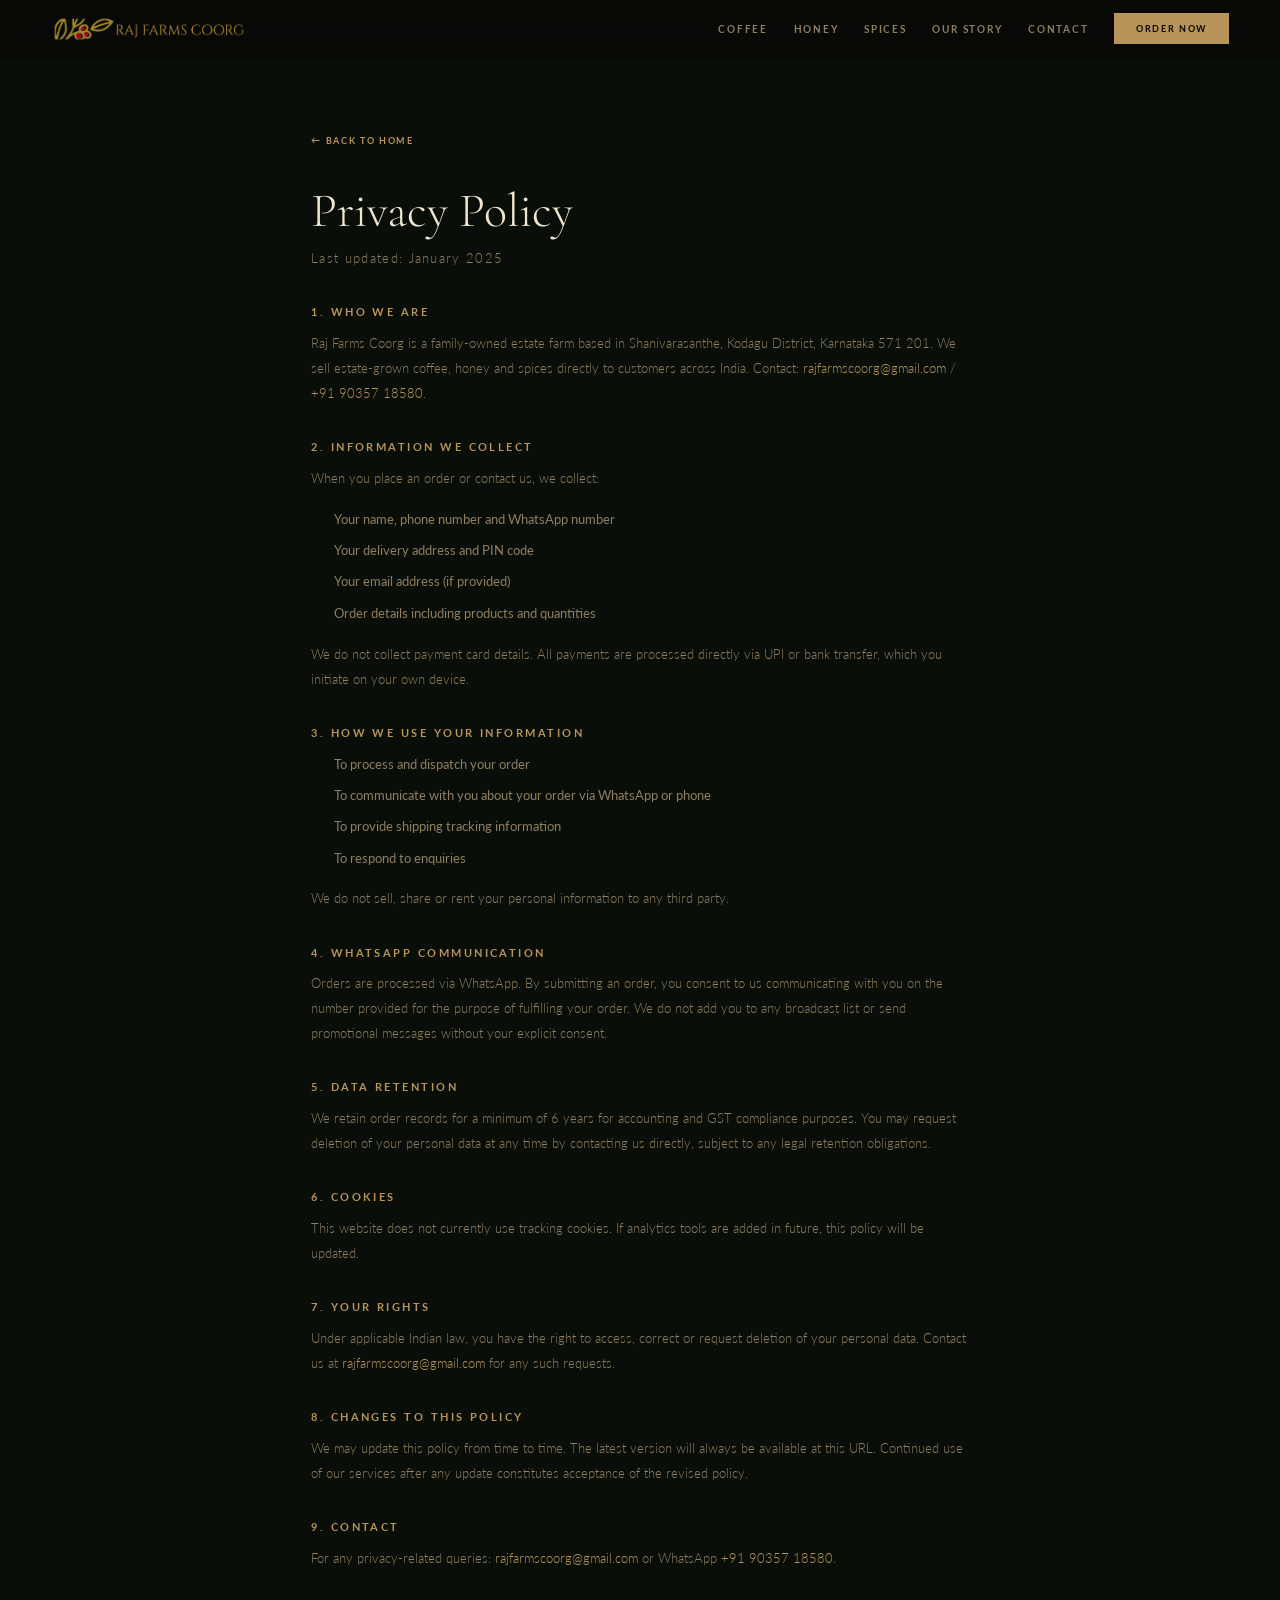
<file: privacy-policy.html>
<!DOCTYPE html>
<html lang="en">
<head>
<meta charset="UTF-8">
<meta name="viewport" content="width=device-width, initial-scale=1.0">
<meta name="description" content="Privacy Policy for Raj Farms Coorg.">
<title>Privacy Policy — Raj Farms Coorg</title>
<link rel="canonical" href="https://rajfarmscoorg.in/privacy-policy.html">
<link rel="stylesheet" href="css/style.css">
<link rel="icon" type="image/x-icon" href="images/favicon.ico">
<link rel="apple-touch-icon" sizes="180x180" href="images/apple-touch-icon.png">
<link rel="preconnect" href="https://fonts.googleapis.com">
<link rel="preconnect" href="https://fonts.gstatic.com" crossorigin>
<link href="https://fonts.googleapis.com/css2?family=Cormorant+Garamond:ital,wght@0,300;0,400;0,600;1,300;1,400&family=Lato:wght@300;400;700&display=swap" rel="stylesheet">
<style>
.legal-wrap { max-width: 760px; margin: 0 auto; padding: 8rem 4vw 6rem; }
.legal-wrap h1 { font-family: "Cormorant Garamond", serif; font-weight: 300; font-size: clamp(2rem,4vw,3rem); color: var(--text); margin-bottom: 0.5rem; }
.legal-meta { font-size: 0.65rem; color: var(--text4); letter-spacing: 0.1em; margin-bottom: 3rem; font-family: "Lato", sans-serif; }
.legal-wrap h2 { font-family: "Lato", sans-serif; font-size: 0.7rem; font-weight: 700; letter-spacing: 0.22em; text-transform: uppercase; color: var(--gold); margin: 2.2rem 0 0.8rem; }
.legal-wrap p { font-size: 0.82rem; color: var(--text3); line-height: 1.9; margin-bottom: 1rem; }
.legal-wrap ul { padding-left: 1.4rem; margin-bottom: 1rem; }
.legal-wrap li { font-size: 0.82rem; color: var(--text3); line-height: 1.9; margin-bottom: 0.4rem; }
.legal-wrap a { color: var(--gold); }
.back-link { display: inline-flex; align-items: center; gap: 0.5rem; font-family: "Lato", sans-serif; font-size: 0.58rem; font-weight: 700; letter-spacing: 0.18em; text-transform: uppercase; color: var(--text3); margin-bottom: 2.5rem; transition: color 0.3s; }
.back-link:hover { color: var(--gold-bright); }
</style>
</head>
<body>

<nav id="nav" class="scrolled">
  <a href="index.html" class="nav-logo-wrap" aria-label="Raj Farms Coorg">
    <img class="nav-logo-img" src="images/logo-dark.png" alt="Raj Farms Coorg">
  </a>
  <div class="nav-right">
    <a href="index.html#products" class="nav-link">Coffee</a>
    <a href="index.html#products" class="nav-link">Honey</a>
    <a href="index.html#products" class="nav-link">Spices</a>
    <a href="about.html" class="nav-link">Our Story</a>
    <a href="index.html#contact" class="nav-link">Contact</a>
    <a href="https://wa.me/919035718580?text=Hello%2C%20I%20would%20like%20to%20place%20an%20order%20from%20Raj%20Farms%20Coorg." target="_blank" rel="noopener" class="nav-cta">Order Now</a>
    <button class="nav-burger" id="burger" aria-label="Open menu"><span></span><span></span><span></span></button>
  </div>
</nav>

<div class="legal-wrap">
  <a href="index.html" class="back-link">&#8592; Back to Home</a>
  <h1>Privacy Policy</h1>
  <p class="legal-meta">Last updated: January 2025</p>

  <h2>1. Who We Are</h2>
  <p>Raj Farms Coorg is a family-owned estate farm based in Shanivarasanthe, Kodagu District, Karnataka 571 201. We sell estate-grown coffee, honey and spices directly to customers across India. Contact: <a href="mailto:rajfarmscoorg@gmail.com">rajfarmscoorg@gmail.com</a> / <a href="https://wa.me/919035718580">+91 90357 18580</a>.</p>

  <h2>2. Information We Collect</h2>
  <p>When you place an order or contact us, we collect:</p>
  <ul>
    <li>Your name, phone number and WhatsApp number</li>
    <li>Your delivery address and PIN code</li>
    <li>Your email address (if provided)</li>
    <li>Order details including products and quantities</li>
  </ul>
  <p>We do not collect payment card details. All payments are processed directly via UPI or bank transfer, which you initiate on your own device.</p>

  <h2>3. How We Use Your Information</h2>
  <ul>
    <li>To process and dispatch your order</li>
    <li>To communicate with you about your order via WhatsApp or phone</li>
    <li>To provide shipping tracking information</li>
    <li>To respond to enquiries</li>
  </ul>
  <p>We do not sell, share or rent your personal information to any third party.</p>

  <h2>4. WhatsApp Communication</h2>
  <p>Orders are processed via WhatsApp. By submitting an order, you consent to us communicating with you on the number provided for the purpose of fulfilling your order. We do not add you to any broadcast list or send promotional messages without your explicit consent.</p>

  <h2>5. Data Retention</h2>
  <p>We retain order records for a minimum of 6 years for accounting and GST compliance purposes. You may request deletion of your personal data at any time by contacting us directly, subject to any legal retention obligations.</p>

  <h2>6. Cookies</h2>
  <p>This website does not currently use tracking cookies. If analytics tools are added in future, this policy will be updated.</p>

  <h2>7. Your Rights</h2>
  <p>Under applicable Indian law, you have the right to access, correct or request deletion of your personal data. Contact us at <a href="mailto:rajfarmscoorg@gmail.com">rajfarmscoorg@gmail.com</a> for any such requests.</p>

  <h2>8. Changes to This Policy</h2>
  <p>We may update this policy from time to time. The latest version will always be available at this URL. Continued use of our services after any update constitutes acceptance of the revised policy.</p>

  <h2>9. Contact</h2>
  <p>For any privacy-related queries: <a href="mailto:rajfarmscoorg@gmail.com">rajfarmscoorg@gmail.com</a> or WhatsApp <a href="https://wa.me/919035718580">+91 90357 18580</a>.</p>
</div>

</body>
</html>
</file>
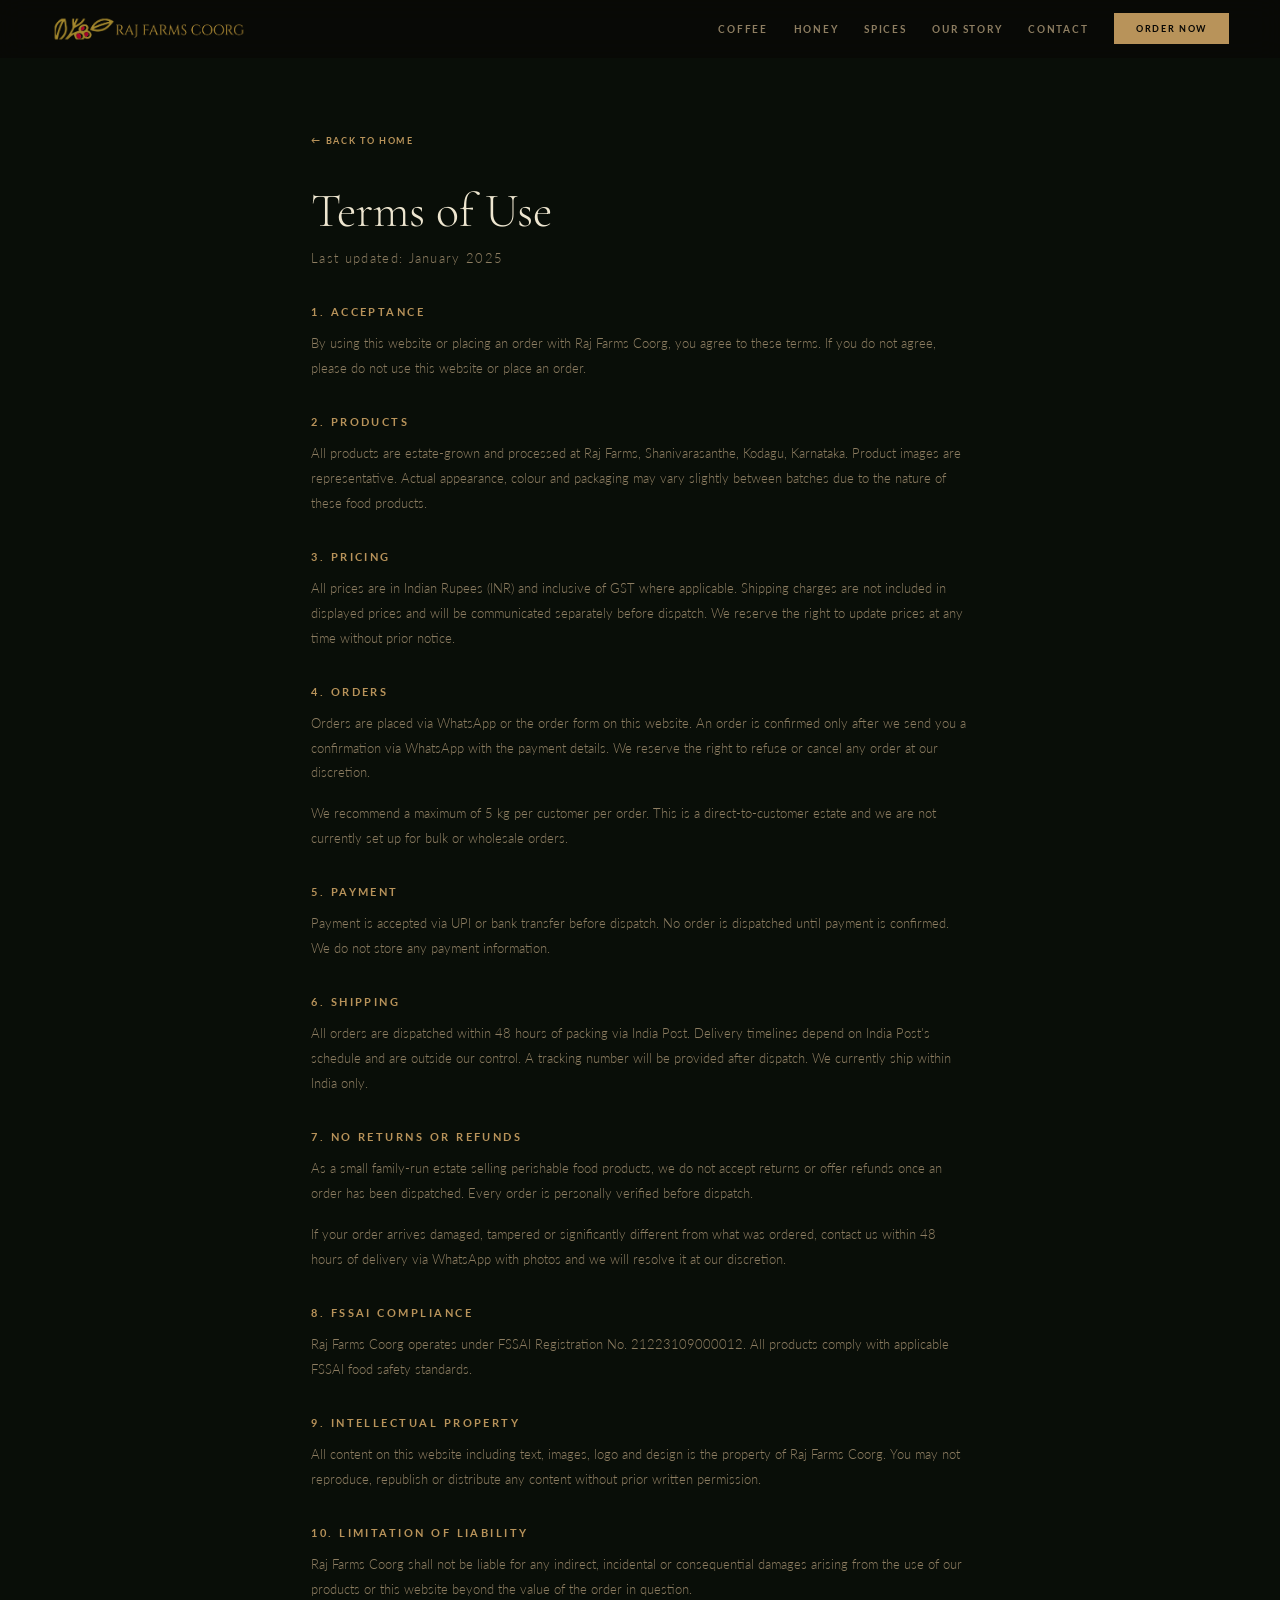
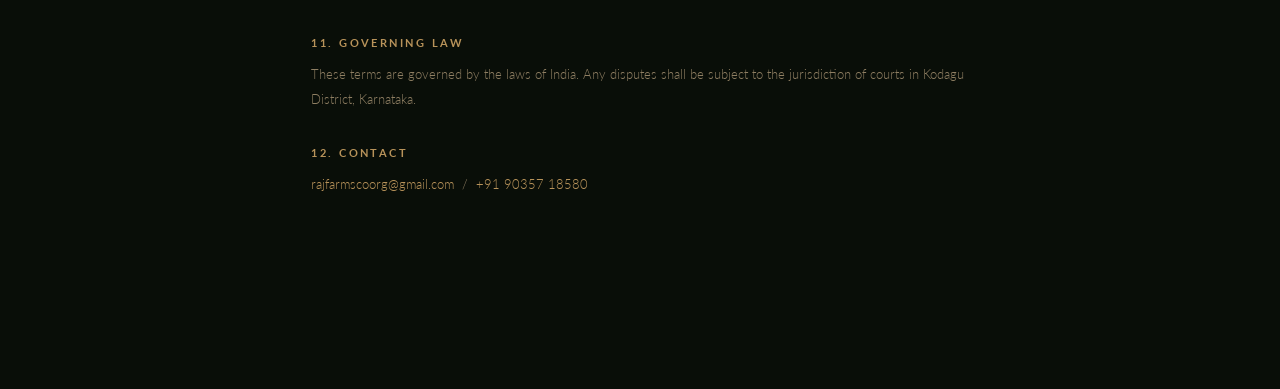
<file: terms.html>
<!DOCTYPE html>
<html lang="en">
<head>
<meta charset="UTF-8">
<meta name="viewport" content="width=device-width, initial-scale=1.0">
<meta name="description" content="Terms of Use for Raj Farms Coorg.">
<title>Terms of Use — Raj Farms Coorg</title>
<link rel="canonical" href="https://rajfarmscoorg.in/terms.html">
<link rel="stylesheet" href="css/style.css">
<link rel="icon" type="image/x-icon" href="images/favicon.ico">
<link rel="apple-touch-icon" sizes="180x180" href="images/apple-touch-icon.png">
<link rel="preconnect" href="https://fonts.googleapis.com">
<link rel="preconnect" href="https://fonts.gstatic.com" crossorigin>
<link href="https://fonts.googleapis.com/css2?family=Cormorant+Garamond:ital,wght@0,300;0,400;0,600;1,300;1,400&family=Lato:wght@300;400;700&display=swap" rel="stylesheet">
<style>
.legal-wrap { max-width: 760px; margin: 0 auto; padding: 8rem 4vw 6rem; }
.legal-wrap h1 { font-family: "Cormorant Garamond", serif; font-weight: 300; font-size: clamp(2rem,4vw,3rem); color: var(--text); margin-bottom: 0.5rem; }
.legal-meta { font-size: 0.65rem; color: var(--text4); letter-spacing: 0.1em; margin-bottom: 3rem; font-family: "Lato", sans-serif; }
.legal-wrap h2 { font-family: "Lato", sans-serif; font-size: 0.7rem; font-weight: 700; letter-spacing: 0.22em; text-transform: uppercase; color: var(--gold); margin: 2.2rem 0 0.8rem; }
.legal-wrap p { font-size: 0.82rem; color: var(--text3); line-height: 1.9; margin-bottom: 1rem; }
.legal-wrap ul { padding-left: 1.4rem; margin-bottom: 1rem; }
.legal-wrap li { font-size: 0.82rem; color: var(--text3); line-height: 1.9; margin-bottom: 0.4rem; }
.legal-wrap a { color: var(--gold); }
.back-link { display: inline-flex; align-items: center; gap: 0.5rem; font-family: "Lato", sans-serif; font-size: 0.58rem; font-weight: 700; letter-spacing: 0.18em; text-transform: uppercase; color: var(--text3); margin-bottom: 2.5rem; transition: color 0.3s; }
.back-link:hover { color: var(--gold-bright); }
</style>
</head>
<body>

<nav id="nav" class="scrolled">
  <a href="index.html" class="nav-logo-wrap" aria-label="Raj Farms Coorg">
    <img class="nav-logo-img" src="images/logo-dark.png" alt="Raj Farms Coorg">
  </a>
  <div class="nav-right">
    <a href="index.html#products" class="nav-link">Coffee</a>
    <a href="index.html#products" class="nav-link">Honey</a>
    <a href="index.html#products" class="nav-link">Spices</a>
    <a href="about.html" class="nav-link">Our Story</a>
    <a href="index.html#contact" class="nav-link">Contact</a>
    <a href="https://wa.me/919035718580?text=Hello%2C%20I%20would%20like%20to%20place%20an%20order%20from%20Raj%20Farms%20Coorg." target="_blank" rel="noopener" class="nav-cta">Order Now</a>
    <button class="nav-burger" id="burger" aria-label="Open menu"><span></span><span></span><span></span></button>
  </div>
</nav>

<div class="legal-wrap">
  <a href="index.html" class="back-link">&#8592; Back to Home</a>
  <h1>Terms of Use</h1>
  <p class="legal-meta">Last updated: January 2025</p>

  <h2>1. Acceptance</h2>
  <p>By using this website or placing an order with Raj Farms Coorg, you agree to these terms. If you do not agree, please do not use this website or place an order.</p>

  <h2>2. Products</h2>
  <p>All products are estate-grown and processed at Raj Farms, Shanivarasanthe, Kodagu, Karnataka. Product images are representative. Actual appearance, colour and packaging may vary slightly between batches due to the nature of these food products.</p>

  <h2>3. Pricing</h2>
  <p>All prices are in Indian Rupees (INR) and inclusive of GST where applicable. Shipping charges are not included in displayed prices and will be communicated separately before dispatch. We reserve the right to update prices at any time without prior notice.</p>

  <h2>4. Orders</h2>
  <p>Orders are placed via WhatsApp or the order form on this website. An order is confirmed only after we send you a confirmation via WhatsApp with the payment details. We reserve the right to refuse or cancel any order at our discretion.</p>
  <p>We recommend a maximum of 5 kg per customer per order. This is a direct-to-customer estate and we are not currently set up for bulk or wholesale orders.</p>

  <h2>5. Payment</h2>
  <p>Payment is accepted via UPI or bank transfer before dispatch. No order is dispatched until payment is confirmed. We do not store any payment information.</p>

  <h2>6. Shipping</h2>
  <p>All orders are dispatched within 48 hours of packing via India Post. Delivery timelines depend on India Post's schedule and are outside our control. A tracking number will be provided after dispatch. We currently ship within India only.</p>

  <h2>7. No Returns or Refunds</h2>
  <p>As a small family-run estate selling perishable food products, we do not accept returns or offer refunds once an order has been dispatched. Every order is personally verified before dispatch.</p>
  <p>If your order arrives damaged, tampered or significantly different from what was ordered, contact us within 48 hours of delivery via WhatsApp with photos and we will resolve it at our discretion.</p>

  <h2>8. FSSAI Compliance</h2>
  <p>Raj Farms Coorg operates under FSSAI Registration No. 21223109000012. All products comply with applicable FSSAI food safety standards.</p>

  <h2>9. Intellectual Property</h2>
  <p>All content on this website including text, images, logo and design is the property of Raj Farms Coorg. You may not reproduce, republish or distribute any content without prior written permission.</p>

  <h2>10. Limitation of Liability</h2>
  <p>Raj Farms Coorg shall not be liable for any indirect, incidental or consequential damages arising from the use of our products or this website beyond the value of the order in question.</p>

  <h2>11. Governing Law</h2>
  <p>These terms are governed by the laws of India. Any disputes shall be subject to the jurisdiction of courts in Kodagu District, Karnataka.</p>

  <h2>12. Contact</h2>
  <p><a href="mailto:rajfarmscoorg@gmail.com">rajfarmscoorg@gmail.com</a> &nbsp;/&nbsp; <a href="https://wa.me/919035718580">+91 90357 18580</a></p>
</div>

</body>
</html>
</file>
<file: css/style.css>
/* Raj Farms Coorg — Main Stylesheet */

/* ============================================================
   VARIABLES
   ============================================================ */
:root {
  --obsidian:      #080704;
  --bg:            #090e08;
  --bg2:           #09140e;
  --bg3:           #0a1503;
  --bg4:           #221e12;
  --card:          #131710;
  --gold:          #b8935a;
  --gold-bright:   #d4aa68;
  --gold-pale:     #e8d4a4;
  --earth:         #7a5c38;
  --earth-mid:     #9c7848;
  --green:         #2d5a2d;
  --green-mid:     #3b7538;
  --green-light:   #569851;
  --green-pale:    #78b872;
  --ruby:          #8b1a1a;
  --text:          #eee6d0;
  --text2:         #c8bb9e;
  --text3:         #8e7e62;
  --text4:         #4c4232;
  --border:        rgba(184,147,90,0.11);
  --border2:       rgba(184,147,90,0.20);
  --border3:       rgba(184,147,90,0.38);
  --glow-gold:     0 0 20px rgba(184,147,90,0.22);
  --glow-green:    0 0 18px rgba(59,117,56,0.32);
  --transition:    0.25s cubic-bezier(.4,0,.2,1);
}
*,*::before,*::after{margin:0;padding:0;box-sizing:border-box;}
html{scroll-behavior:smooth;font-size:16px;}
body{
  font-family:"Lato",sans-serif;
  background:var(--bg);
  color:var(--text2);
  overflow-x:hidden;
  -webkit-font-smoothing:antialiased;
  /* Bottom padding so floating buttons never cover content */
  padding-bottom:80px;
}
img{display:block;max-width:100%;}
a{color:inherit;text-decoration:none;}
ul{list-style:none;}
button{cursor:pointer;}

/* ============================================================
   TYPOGRAPHY
   ============================================================ */
.serif{font-family:"Cormorant Garamond",serif;}
h1,h2,h3{font-family:"Cormorant Garamond",serif;font-weight:300;line-height:1.08;}
p{line-height:1.85;font-size:0.875rem;font-weight:300;color:var(--text3);}

/* ============================================================
   NAV
   ============================================================ */
#nav{
  position:fixed;inset:0 0 auto 0;z-index:900;
  display:flex;
  align-items:center;justify-content:space-between;
  padding:0 4vw;
  height:72px;
  background:transparent;
  transition:background var(--transition),height var(--transition),border-color var(--transition);
  border-bottom:1px solid transparent;
  will-change:background;
  transform:translateZ(0);
}
/*
  ┌─────────────────────────────────────────────────────┐
  │  NAV SCROLL EFFECT — change these two values only   │
  │                                                     │
  │  --nav-bg-opacity:                                  │
  │    0.0 = fully transparent                          │
  │    0.5 = semi-transparent (current)                 │
  │    0.95 = nearly solid black                        │
  │                                                     │
  │  --nav-blur:                                        │
  │    0px = no blur                                    │
  │    12px = subtle blur                               │
  │    20px = strong blur (current)                     │
  └─────────────────────────────────────────────────────┘
*/
:root {
  --nav-bg-opacity: 0.6;
  --nav-blur: 12px;
}

#nav.scrolled{
  background:rgba(9,8,6,var(--nav-bg-opacity));
  backdrop-filter:blur(var(--nav-blur));-webkit-backdrop-filter:blur(var(--nav-blur));
  height:58px;
  border-color:transparent;
}
.nav-right{display:flex;align-items:center;gap:1.6rem;justify-content:flex-end;}
.nav-logo-wrap{display:flex;align-items:center;}
.nav-logo-img{
  height:30px;width:auto;
  transition:height var(--transition);
}
#nav.scrolled .nav-logo-img{height:26px;}
.nav-link{
  font-family:"Lato",sans-serif;
  font-size:0.62rem;font-weight:700;letter-spacing:0.18em;
  text-transform:uppercase;color:var(--text3);
  transition:color var(--transition);white-space:nowrap;
}
.nav-link:hover{color:var(--gold-bright);}
.nav-link.active{color:var(--gold);}
.nav-cta{
  font-family:"Lato",sans-serif;
  font-size:0.58rem;font-weight:700;letter-spacing:0.18em;
  text-transform:uppercase;color:var(--obsidian);
  background:var(--gold);padding:0.58rem 1.3rem;
  border:1px solid var(--gold);white-space:nowrap;
  transition:background var(--transition),box-shadow var(--transition);
}
.nav-cta:hover{background:var(--gold-bright);box-shadow:var(--glow-gold);}
.nav-burger{
  display:none;flex-direction:column;gap:5px;
  background:none;border:none;padding:4px;
}
.nav-burger span{
  display:block;width:22px;height:1.5px;
  background:var(--text3);transition:all 0.3s;
}
#nav-mobile{
  display:none;position:fixed;inset:0;z-index:1050;
  background:var(--obsidian);
  flex-direction:column;align-items:center;justify-content:center;gap:2.2rem;
}
#nav-mobile.on{display:flex;}
#nav-mobile a{
  font-family:"Cormorant Garamond",serif;
  font-size:2rem;font-weight:300;letter-spacing:0.12em;
  color:var(--text);text-transform:uppercase;
  transition:color var(--transition);
}
#nav-mobile a:hover{color:var(--gold-bright);}
.nav-mobile-close{
  position:absolute;top:1.4rem;right:4vw;
  font-size:1.1rem;color:var(--text3);background:none;border:none;
}

/* ============================================================
   HERO
   ============================================================ */

/*
  ┌─────────────────────────────────────────────┐
  │  HERO TINT — change this one value only     │
  │  0.0 = fully transparent (photo only)       │
  │  0.3 = light tint                           │
  │  0.55 = current (medium-dark)               │
  │  0.8 = very dark                            │
  └─────────────────────────────────────────────┘
*/
:root { --hero-tint: 0.55; }

#hero{
  min-height:100vh;display:flex;flex-direction:column;
  align-items:center;justify-content:center;
  text-align:center;position:relative;overflow:hidden;
  padding:5rem 5vw 3.5rem;
}
/* HERO BACKGROUND — image path set here */
.hero-bg{
  position:absolute;inset:0;
  background:url("../images/backgrounds/hero-bg.jpg") center/cover no-repeat;
  filter:brightness(0.75) saturate(0.9);
  transition:filter 0.5s;
  will-change:transform;
  transform:translateZ(0);
}
/* TINT OVERLAY — adjust --hero-tint above to control darkness */
.hero-vignette{
  position:absolute;inset:0;
  background:rgba(0,0,0,var(--hero-tint));
  pointer-events:none;
}
.hero-content{position:relative;z-index:2;max-width:680px;}
.hero-tag{
  display:flex;align-items:center;justify-content:center;gap:1rem;
  font-size:0.56rem;font-weight:700;letter-spacing:0.44em;
  text-transform:uppercase;color:var(--gold);margin-bottom:1.4rem;
}
.hero-tag-line{width:32px;height:1px;background:rgba(184,148,90,0.45);}
.hero-title{
  font-size:clamp(2.1rem,4.2vw,3.8rem);
  font-weight:300;color:var(--text);margin-bottom:1.2rem;letter-spacing:-0.01em;line-height:1.06;
}
.hero-title em{font-style:italic;color:var(--gold-bright);display:block;}
.hero-sub{
  font-size:0.8rem;font-weight:300;line-height:1.95;
  color:rgba(238,230,210,0.62);max-width:440px;margin:0 auto 0.6rem;
}
.hero-provenance{
  font-size:0.54rem;font-weight:700;letter-spacing:0.36em;
  text-transform:uppercase;color:var(--green-pale);margin-bottom:2rem;
}
.hero-actions{
  display:flex;align-items:center;justify-content:center;
  gap:1.2rem;flex-wrap:wrap;
}
.btn-primary{
  font-family:"Lato",sans-serif;
  font-size:0.6rem;font-weight:700;letter-spacing:0.2em;
  text-transform:uppercase;color:var(--obsidian);
  background:var(--gold);padding:0.9rem 2rem;border:1px solid var(--gold);
  transition:background var(--transition),box-shadow var(--transition);
  display:inline-block;
}
.btn-primary:hover{background:var(--gold-bright);box-shadow:var(--glow-gold);}
.btn-ghost{
  font-family:"Lato",sans-serif;
  font-size:0.6rem;font-weight:700;letter-spacing:0.2em;
  text-transform:uppercase;color:rgba(255,255,255,0.75);
  padding:0.9rem 2rem;border:1px solid rgba(255,255,255,0.25);
  transition:all var(--transition);display:inline-block;
}
.btn-ghost:hover{color:var(--gold-bright);border-color:var(--gold);}

/* ============================================================
   SECTION UTILITIES
   ============================================================ */
.section-tag{
  font-family:"Lato",sans-serif;
  font-size:0.54rem;font-weight:700;letter-spacing:0.42em;
  text-transform:uppercase;color:var(--green-pale);margin-bottom:0.9rem;
  display:flex;align-items:center;gap:0.8rem;
}
.section-tag.center{justify-content:center;}
.section-tag.center::before,.section-tag.center::after{
  content:"";flex:0 0 28px;height:1px;
  background:linear-gradient(90deg,transparent,var(--earth-mid),transparent);
  opacity:0.7;
}
.section-title{
  font-size:clamp(1.45rem,2.8vw,2.3rem);color:var(--text);margin-bottom:0.8rem;
}
.section-title em{font-style:italic;color:var(--gold-bright);}
.section-body{font-size:0.875rem;font-weight:300;line-height:1.9;color:var(--text3);}

/* ============================================================
   HERITAGE STRIP
   ============================================================ */
#heritage{
  padding:2.2rem 4vw;background:var(--bg2);
  border-top:1px solid var(--border);border-bottom:1px solid var(--border);
  display:flex;align-items:center;justify-content:center;
  gap:3vw;flex-wrap:wrap;text-align:center;
}
.heritage-item{display:flex;flex-direction:column;align-items:center;gap:0.45rem;}
.heritage-dot{width:4px;height:4px;background:var(--gold);border-radius:50%;}
.heritage-title{
  font-family:"Cormorant Garamond",serif;
  font-size:1rem;font-weight:400;color:var(--text);
}
.heritage-sub{
  font-size:0.5rem;font-weight:700;letter-spacing:0.2em;
  text-transform:uppercase;color:var(--text3);
}
.heritage-sep{width:1px;height:44px;background:var(--border);}

/* ============================================================
   PRODUCTS
   ============================================================ */
#products{padding:4rem 4vw 5rem;background:var(--bg);}
.products-header{text-align:center;margin-bottom:1.8rem;}
.products-header .section-title{margin-bottom:0.7rem;}
.filter-row{
  display:flex;gap:0.45rem;justify-content:center;flex-wrap:wrap;
  margin-bottom:2rem;
}
.filter-btn{
  font-family:"Lato",sans-serif;
  font-size:0.52rem;font-weight:700;letter-spacing:0.18em;
  text-transform:uppercase;padding:0.42rem 1rem;
  background:none;border:1px solid var(--border2);color:var(--text3);
  transition:all var(--transition);
}
.filter-btn:hover{border-color:var(--gold);color:var(--gold);}
.filter-btn.active{
  background:var(--earth);border-color:var(--earth-mid);color:var(--gold-pale);
}

.product-grid{
  display:grid;grid-template-columns:repeat(3,1fr);gap:1.5rem;
  max-width:1280px;margin:0 auto;
  contain:layout;
}
.product-card{
  background:var(--card);position:relative;overflow:hidden;
  border:1px solid var(--border);
  transition:background 0.35s ease;
  display:flex;flex-direction:column;
  cursor:pointer;
}
.product-card[data-available="false"]{opacity:0.55;pointer-events:none;}
.product-card:hover{background:var(--bg3);}

/* Product image — square, no hover-only button. Button is always visible. */
.product-img{position:relative;aspect-ratio:1/1;overflow:hidden;flex-shrink:0;}
.product-img img{
  width:100%;height:100%;object-fit:cover;
  transition:transform 0.7s ease;
}
.product-card:hover .product-img img{transform:scale(1.04);filter:brightness(0.78) saturate(1);}
.product-overlay{
  position:absolute;inset:0;
  background:linear-gradient(to top,rgba(0,0,0,0.75) 0%,rgba(0,0,0,0.0) 50%);
}
.product-badge{
  position:absolute;top:0.75rem;left:0.75rem;
  font-family:"Lato",sans-serif;
  font-size:0.44rem;letter-spacing:0.25em;text-transform:uppercase;
  color:var(--obsidian);background:var(--gold);padding:0.22rem 0.6rem;
}
.product-badge.green{background:var(--green);color:var(--green-pale);}
.product-seasonal{
  position:absolute;top:0.75rem;right:0.75rem;
  font-size:0.42rem;font-weight:700;letter-spacing:0.2em;text-transform:uppercase;
  color:var(--green-pale);background:rgba(30,60,20,0.8);
  padding:0.22rem 0.55rem;border:1px solid rgba(90,158,90,0.3);
}



.product-info{
  padding:1rem 1.1rem 1.2rem;
  border-top:1px solid var(--border);position:relative;
  flex:1;display:flex;flex-direction:column;
}
.product-info::before{
  content:"";position:absolute;top:-1px;left:0;
  width:0;height:1px;background:var(--green-light);
  transition:width 0.5s ease;
}
.product-card:hover .product-info::before{width:100%;}

/* Featured product gold top line */
.product-featured .product-info::before{
  width:100%;background:var(--gold);opacity:0.5;
}

.product-cat{
  font-family:"Lato",sans-serif;
  font-size:0.44rem;font-weight:700;letter-spacing:0.26em;text-transform:uppercase;
  color:var(--green-pale);margin-bottom:0.28rem;
}
.product-name{
  font-family:"Cormorant Garamond",serif;
  font-size:1.1rem;font-weight:400;color:var(--text);
  line-height:1.2;margin-bottom:0.3rem;
}
.product-desc{
  font-size:0.68rem;color:var(--text3);font-weight:300;line-height:1.75;
  margin-bottom:0.7rem;flex:1;
}
.product-pricing{
  display:flex;gap:0.5rem;align-items:center;flex-wrap:wrap;
  margin-top:auto;
}
.price-tag{
  font-family:"Cormorant Garamond",serif;
  font-size:0.9rem;font-weight:400;color:var(--gold-bright);
  padding:0.22rem 0.5rem;border:1px solid var(--border2);
  display:inline-block;
}
.product-buy-btn{
  font-family:"Lato",sans-serif;
  font-size:0.52rem;font-weight:700;letter-spacing:0.2em;text-transform:uppercase;
  color:var(--obsidian);background:var(--gold);
  border:none;padding:0.65rem 1.4rem;
  margin-top:auto;cursor:pointer;
  transition:background 0.25s;
  width:100%;
}
.product-buy-btn:hover{background:var(--gold-bright);}
.product-blend{
  font-family:"Lato",sans-serif;
  margin-top:0.5rem;font-size:0.44rem;font-weight:700;letter-spacing:0.18em;
  text-transform:uppercase;color:var(--text4);padding:0.2rem 0.5rem;
  border:1px solid var(--border);display:inline-block;
}

/* CTA tiles in product grid */
.product-cta-tile{
  background:var(--bg3);
  border:1px solid var(--border2);
  display:flex;flex-direction:column;
  align-items:center;justify-content:center;
  text-align:center;padding:2.5rem 1.5rem;
  min-height:260px;
}
.product-cta-tile .cta-label{
  font-family:"Lato",sans-serif;
  font-size:0.5rem;font-weight:700;letter-spacing:0.3em;
  text-transform:uppercase;color:var(--green-pale);margin-bottom:0.8rem;
}
.product-cta-tile h3{
  font-family:"Cormorant Garamond",serif;
  font-size:1.25rem;font-weight:300;color:var(--text);
  margin-bottom:0.65rem;line-height:1.25;
}
.product-cta-tile p{
  font-size:0.68rem;color:var(--text3);margin-bottom:1.4rem;line-height:1.8;
  max-width:200px;
}
.product-cta-tile .btn-primary{font-size:0.52rem;padding:0.7rem 1.4rem;}

/* ============================================================
   HONEY FEATURE — full-width bg wrapper
   ============================================================ */
#honey-wrap{background:var(--bg2);border-top:1px solid var(--border);border-bottom:1px solid var(--border);}
#honey{
  padding:4.5rem 5vw;
  display:grid;grid-template-columns:1fr 1fr;gap:4rem;align-items:center;
  max-width:1200px;margin:0 auto;
}
.honey-img-wrap{position:relative;}
.honey-img{width:100%;aspect-ratio:1/1;overflow:hidden;position:relative;z-index:1;}
.honey-img img{
  width:100%;height:100%;object-fit:cover;
  transition:transform 0.8s;filter:brightness(0.85) saturate(1.1);
}
.honey-img:hover img{transform:scale(1.04);}
.honey-corner{
  position:absolute;top:-1rem;right:-1rem;z-index:2;
  width:58px;height:58px;background:var(--earth);
  display:flex;flex-direction:column;align-items:center;justify-content:center;gap:1px;
}
.honey-corner span{
  font-family:"Lato",sans-serif;
  font-size:0.38rem;letter-spacing:0.14em;text-transform:uppercase;
  color:var(--gold-pale);font-weight:700;text-align:center;
}
.honey-frame{
  position:absolute;bottom:-1rem;left:-1rem;
  width:65%;height:65%;border:1px solid var(--border);z-index:0;
}
.honey-features{margin-top:2rem;display:flex;flex-direction:column;gap:1.2rem;}
.honey-feat{
  display:flex;gap:0.9rem;align-items:flex-start;
  padding-bottom:1.2rem;border-bottom:1px solid var(--border);
}
.honey-feat:last-child{border-bottom:none;padding-bottom:0;}
.honey-feat-icon{
  flex-shrink:0;width:28px;height:28px;
  border:1px solid var(--border2);
  display:flex;align-items:center;justify-content:center;
  font-size:0.7rem;color:var(--green-light);
}
.honey-feat-title{
  font-family:"Cormorant Garamond",serif;
  font-size:0.92rem;color:var(--gold-pale);margin-bottom:0.15rem;
}
.honey-feat-desc{font-size:0.68rem;color:var(--text3);font-weight:300;line-height:1.75;}

/* ============================================================
   POLICY STRIP
   ============================================================ */
#policy-strip{
  padding:2rem 4vw;background:var(--bg3);
  border-top:1px solid var(--border);border-bottom:1px solid var(--border);
  display:flex;align-items:center;justify-content:center;gap:3rem;flex-wrap:wrap;
}
.policy-item{
  display:flex;align-items:center;gap:0.65rem;
  font-size:0.6rem;color:var(--text3);font-weight:300;
}
.policy-item span{font-family:"Lato",sans-serif;font-size:0.7rem;color:var(--gold);}

/* ============================================================
   PROCESS
   ============================================================ */
#process{padding:4.5rem 4vw;background:var(--bg);}
.process-header{text-align:center;margin-bottom:2.5rem;}
.process-steps{
  display:grid;grid-template-columns:repeat(4,1fr);gap:0;
  position:relative;
}
.process-steps::before{
  content:"";position:absolute;top:1.6rem;left:12.5%;right:12.5%;
  height:1px;background:var(--border);
}
.process-step{padding:0 1.4rem;text-align:center;}
.step-node{
  width:7px;height:7px;background:var(--gold);border-radius:50%;
  margin:0 auto 1.6rem;position:relative;z-index:1;
}
.step-num{
  font-family:"Cormorant Garamond",serif;
  font-size:2.5rem;font-weight:300;color:rgba(184,147,90,0.95);line-height:1;margin-bottom:0.5rem;
}
.step-title{
  font-family:"Cormorant Garamond",serif;
  font-size:1.05rem;color:var(--text);margin-bottom:0.5rem;
}
.step-desc{font-size:0.68rem;color:var(--text3);line-height:1.85;}
.process-photos{
  display:grid;grid-template-columns:repeat(4,1fr);gap:1px;
  background:var(--border);margin-top:2.5rem;
}
.process-photo{aspect-ratio:4/3;overflow:hidden;position:relative;}
.process-photo img{
  width:100%;height:100%;object-fit:cover;
  transition:filter 0.4s;
}
.process-photo:hover img{filter:brightness(0.85) saturate(0.9);}
.process-photo-label{
  position:absolute;bottom:0.8rem;left:0.8rem;
  font-family:"Lato",sans-serif;
  font-size:0.44rem;font-weight:700;letter-spacing:0.2em;text-transform:uppercase;
  color:rgba(255,255,255,0.6);
}

/* ============================================================
   TESTIMONIALS
   ============================================================ */
#testimonials{padding:4.5rem 4vw;background:var(--bg2);}
.testimonials-header{text-align:center;margin-bottom:2rem;}
.testimonial-grid{
  display:grid;grid-template-columns:repeat(3,1fr);gap:1px;
  background:var(--border);margin-bottom:2.5rem;
}
.testimonial-card{
  background:var(--card);padding:2rem 1.8rem;position:relative;
  transition:background var(--transition);
}
.testimonial-card:hover{background:var(--bg3);}
/* Opening quote mark */
.testimonial-card::before{
  content:"\201C";
  font-family:"Cormorant Garamond",serif;
  position:absolute;top:0.6rem;left:1.2rem;
  font-size:5rem;font-weight:300;line-height:1;
  color:rgba(184,148,90,0.09);pointer-events:none;
}
.testimonial-text{
  font-family:"Cormorant Garamond",serif;
  font-size:1rem;font-style:italic;color:var(--text2);
  line-height:1.7;margin-bottom:1.4rem;position:relative;z-index:1;
}
.testimonial-stars{
  color:var(--gold);font-size:0.65rem;letter-spacing:0.1em;
  margin-bottom:0.6rem;
}
.testimonial-name{
  font-family:"Lato",sans-serif;
  font-size:0.56rem;font-weight:700;letter-spacing:0.18em;
  text-transform:uppercase;color:var(--text3);
}
.testimonial-loc{font-size:0.52rem;color:var(--text4);margin-top:0.1rem;}



/* CUSTOMER REVIEW FORM SPACING */

.customer-review-form {
  padding-top: 1.5rem;
}

.review-form-heading {
  margin-bottom: 2rem;
}

#customer-review-form {
  display: flex;
  flex-direction: column;
  gap: 1.25rem;
}

#customer-review-form .form-group {
  display: flex;
  flex-direction: column;
  gap: 0.65rem;
  margin: 0;
}

#customer-review-form .form-submit {
  margin-top: 0.5rem;
}


/* Instagram strip */
.instagram-strip{
  text-align:center;
  padding:2rem 0;
  border-top:1px solid var(--border);
}
.instagram-label{
  font-family:"Lato",sans-serif;
  font-size:0.54rem;font-weight:700;letter-spacing:0.3em;text-transform:uppercase;
  color:var(--text3);margin-bottom:1.2rem;
}
.instagram-link{
  display:inline-flex;align-items:center;gap:0.8rem;
  border:1px solid var(--border2);padding:0.8rem 2rem;
  font-family:"Lato",sans-serif;
  font-size:0.6rem;font-weight:700;letter-spacing:0.18em;text-transform:uppercase;
  color:var(--text2);transition:all var(--transition);
}
.instagram-link:hover{border-color:var(--gold);color:var(--gold-bright);}
.instagram-link svg{width:16px;height:16px;fill:currentColor;}

/* ============================================================
   FAQ
   ============================================================ */
#faq{padding:4rem 4vw;background:var(--bg);}
.faq-header{text-align:center;margin-bottom:1.8rem;}
.faq-grid{
  display:grid;grid-template-columns:1fr;gap:0;
  max-width:760px;margin:0 auto;
}
.faq-item{border-bottom:1px solid var(--border);padding:0;}
.faq-question{
  display:flex;align-items:center;justify-content:space-between;
  padding:1.1rem 0;cursor:pointer;gap:1rem;
}
.faq-q-text{
  font-family:"Lato",sans-serif;
  font-size:0.75rem;font-weight:700;color:var(--text2);
  line-height:1.4;
}
.faq-icon{
  flex-shrink:0;width:18px;height:18px;
  border:1px solid var(--border2);border-radius:50%;
  display:flex;align-items:center;justify-content:center;
  font-size:0.65rem;color:var(--gold);transition:transform 0.3s;
}
.faq-item.open .faq-icon{transform:rotate(45deg);color:var(--gold-bright);}
.faq-answer{
  font-size:0.75rem;color:var(--text3);line-height:1.85;
  max-height:0;overflow:hidden;transition:max-height 0.4s ease,padding 0.3s;
}
.faq-item.open .faq-answer{max-height:200px;padding-bottom:1.1rem;}

/* ============================================================
   CONTACT
   ============================================================ */
#contact{padding:4.5rem 4vw;background:var(--bg2);}
.contact-grid{display:grid;grid-template-columns:1fr 1fr;gap:3.5rem;align-items:start;}
.contact-info-list{margin-top:2.5rem;display:flex;flex-direction:column;gap:1.4rem;}
.contact-row{display:flex;gap:0.9rem;align-items:flex-start;}
.contact-icon{
  flex-shrink:0;width:32px;height:32px;border:1px solid var(--border2);
  display:flex;align-items:center;justify-content:center;
  font-size:0.72rem;color:var(--gold);transition:all var(--transition);
}
.contact-row:hover .contact-icon{border-color:var(--gold);}
.contact-label{
  font-family:"Lato",sans-serif;
  font-size:0.44rem;font-weight:700;letter-spacing:0.24em;text-transform:uppercase;
  color:var(--gold);margin-bottom:0.22rem;
}
.contact-value{font-size:0.75rem;color:var(--text2);font-weight:300;line-height:1.5;}
.contact-form{display:flex;flex-direction:column;gap:1.1rem;}
.form-row{display:grid;grid-template-columns:1fr 1fr;gap:1rem;}
.form-group{display:flex;flex-direction:column;gap:0.65rem;margin-bottom:0.8rem;}
.form-label{
  font-family:"Lato",sans-serif;
  font-size:0.44rem;font-weight:700;letter-spacing:0.24em;text-transform:uppercase;color:var(--gold);
}
.form-input,.form-select,.form-textarea{
  background:rgba(255,255,255,0.03);border:1px solid var(--border);
  border-bottom-color:var(--border2);
  color:var(--text);padding:0.95rem 1rem;
  font-family:"Lato",sans-serif;font-size:0.75rem;font-weight:300;
  outline:none;transition:border-color var(--transition),background var(--transition);
  appearance:none;-webkit-appearance:none;
}
.form-input:focus,.form-select:focus,.form-textarea:focus{
  border-color:var(--border3);background:rgba(255,255,255,0.04);
}
.form-input::placeholder,.form-textarea::placeholder{color:var(--text4);}
.form-select{
  background-image:url("data:image/svg+xml,%3Csvg xmlns='http://www.w3.org/2000/svg' width='10' height='6'%3E%3Cpath d='M0 0l5 6 5-6z' fill='%23b8945a'/%3E%3C/svg%3E");
  background-repeat:no-repeat;background-position:right 0.9rem center;
  background-color:rgba(255,255,255,0.03);padding-right:2rem;
}
.form-select option{background:#131108;color:var(--text);}
.form-textarea{resize:vertical;min-height:120px;}
.form-submit{
  font-family:"Lato",sans-serif;
  background:var(--gold);color:var(--obsidian);border:1px solid var(--gold);
  font-size:0.58rem;font-weight:700;letter-spacing:0.22em;text-transform:uppercase;
  padding:0.9rem 2rem;align-self:stretch;justify-content:center;
  display:flex;align-items:center;gap:0.6rem;
  transition:background var(--transition),box-shadow var(--transition);
}
.form-submit:hover{background:var(--gold-bright);box-shadow:var(--glow-gold);}

/* ============================================================
   CART
   ============================================================ */
.cart-fab{
  position:fixed;bottom:2rem;left:2rem;z-index:800;
  width:48px;height:48px;background:var(--bg3);
  border:1px solid var(--border2);
  display:flex;align-items:center;justify-content:center;
  color:var(--text3);transition:all var(--transition);
  box-shadow:0 4px 20px rgba(0,0,0,0.4);
}
.cart-fab:hover{border-color:var(--gold);color:var(--gold);}
.cart-fab svg{width:18px;height:18px;fill:none;stroke:currentColor;stroke-width:1.6;}
.cart-badge{
  position:absolute;top:-5px;right:-5px;
  width:17px;height:17px;background:var(--green-light);border-radius:50%;
  font-family:"Lato",sans-serif;
  font-size:0.42rem;font-weight:700;color:var(--obsidian);
  display:flex;align-items:center;justify-content:center;
  opacity:0;transform:scale(0);transition:all 0.3s;
}
.cart-badge.on{opacity:1;transform:scale(1);}

.cart-overlay{
  position:fixed;inset:0;z-index:900;background:rgba(0,0,0,0.6);
  opacity:0;pointer-events:none;transition:opacity 0.35s;
}
.cart-overlay.on{opacity:1;pointer-events:auto;}
#cart-drawer{
  position:fixed;top:0;right:-1px;bottom:0;z-index:901;
  width:min(400px,100vw);background:var(--bg2);
  border-left:1px solid var(--border);
  transform:translateX(100%);transition:transform 0.38s cubic-bezier(.4,0,.2,1);
  display:flex;flex-direction:column;
  box-shadow:-6px 0 40px rgba(0,0,0,0.5);
}
#cart-drawer.on{transform:translateX(0);}
.cart-head{
  display:flex;align-items:center;justify-content:space-between;
  padding:1.5rem 1.4rem;border-bottom:1px solid var(--border);
}
.cart-head-title{
  font-family:"Cormorant Garamond",serif;
  font-size:1.3rem;font-weight:300;color:var(--text);
}
.icon-btn{
  width:30px;height:30px;background:none;border:1px solid var(--border2);
  display:flex;align-items:center;justify-content:center;
  color:var(--text3);font-size:0.85rem;transition:all var(--transition);
}
.icon-btn:hover{border-color:var(--gold);color:var(--gold);}
.cart-body{flex:1;overflow-y:auto;padding:0.8rem 1.4rem;}
.cart-empty-msg{
  display:flex;flex-direction:column;align-items:center;justify-content:center;
  height:180px;gap:0.7rem;text-align:center;
  font-size:0.7rem;color:var(--text3);letter-spacing:0.06em;
}
.cart-empty-msg span:first-child{font-size:1.5rem;opacity:0.25;}
.cart-item{
  display:flex;gap:0.9rem;padding:1rem 0;border-bottom:1px solid var(--border);
}
.cart-item:last-child{border-bottom:none;}
.cart-item-img{
  width:58px;height:72px;object-fit:cover;flex-shrink:0;
  filter:brightness(0.8) saturate(0.8);
}
.ci-cat{
  font-family:"Lato",sans-serif;
  font-size:0.42rem;font-weight:700;letter-spacing:0.22em;text-transform:uppercase;
  color:var(--green-pale);margin-bottom:0.15rem;
}
.ci-name{
  font-family:"Cormorant Garamond",serif;
  font-size:0.95rem;color:var(--text);line-height:1.2;margin-bottom:0.3rem;
}
.ci-size{font-size:0.58rem;color:var(--text3);margin-bottom:0.3rem;}
.ci-price{font-size:0.65rem;color:var(--gold-bright);font-weight:700;}
.ci-controls{display:flex;align-items:center;gap:0;margin-top:0.5rem;}
.qty-btn{
  width:24px;height:24px;background:none;border:1px solid var(--border2);
  color:var(--text3);font-size:0.75rem;
  display:flex;align-items:center;justify-content:center;transition:all var(--transition);
}
.qty-btn:hover{border-color:var(--gold);color:var(--gold);}
.qty-val{
  width:30px;height:24px;display:flex;align-items:center;justify-content:center;
  font-family:"Lato",sans-serif;font-size:0.62rem;color:var(--text);
  border-top:1px solid var(--border2);border-bottom:1px solid var(--border2);
}
.ci-remove{
  background:none;border:none;color:var(--text4);
  font-size:0.65rem;margin-left:auto;padding:0 0.3rem;
  transition:color var(--transition);
}
.ci-remove:hover{color:var(--ruby);}
.cart-foot{padding:1.2rem 1.4rem;border-top:1px solid var(--border);}
.cart-subtotal-row{
  display:flex;justify-content:space-between;align-items:baseline;margin-bottom:0.5rem;
}
.cart-subtotal-lbl{
  font-family:"Lato",sans-serif;
  font-size:0.5rem;font-weight:700;letter-spacing:0.18em;text-transform:uppercase;color:var(--text3);
}
.cart-subtotal-val{
  font-family:"Cormorant Garamond",serif;
  font-size:1.3rem;color:var(--gold-bright);
}
.cart-notice{font-size:0.6rem;color:var(--text4);line-height:1.65;margin-bottom:1.1rem;}
.btn-block{
  font-family:"Lato",sans-serif;
  display:flex;align-items:center;justify-content:center;gap:0.5rem;
  width:100%;padding:0.88rem;
  font-size:0.54rem;font-weight:700;letter-spacing:0.2em;text-transform:uppercase;
  border:none;transition:all var(--transition);
}
.btn-block.gold{background:var(--gold);color:var(--obsidian);border:1px solid var(--gold);}
.btn-block.gold:hover{background:var(--gold-bright);box-shadow:var(--glow-gold);}
.btn-block.outline{background:none;color:var(--text3);border:1px solid var(--border2);margin-top:0.5rem;}
.btn-block.outline:hover{border-color:var(--gold);color:var(--gold);}

/* ============================================================
   CHECKOUT MODAL
   ============================================================ */
#checkout-modal{
  position:fixed;inset:0;z-index:1000;
  display:flex;align-items:center;justify-content:center;
  background:rgba(0,0,0,0.75);opacity:0;pointer-events:none;transition:opacity 0.3s;
}
#checkout-modal.on{opacity:1;pointer-events:auto;}
.checkout-panel{
  background:var(--bg2);border:1px solid var(--border);
  width:min(540px,95vw);max-height:92vh;overflow-y:auto;
  transform:translateY(18px);transition:transform 0.3s;
}
#checkout-modal.on .checkout-panel{transform:translateY(0);}
.co-head{
  display:flex;align-items:center;justify-content:space-between;
  padding:1.4rem 1.6rem;border-bottom:1px solid var(--border);
}
.co-head-title{
  font-family:"Cormorant Garamond",serif;
  font-size:1.4rem;font-weight:300;color:var(--text);
}
.co-body{padding:1.6rem;}
.co-sec-label{
  font-family:"Lato",sans-serif;
  font-size:0.48rem;font-weight:700;letter-spacing:0.28em;text-transform:uppercase;
  color:var(--green-pale);margin-bottom:1rem;
  padding-bottom:0.5rem;border-bottom:1px solid var(--border);
}
.co-line{
  display:flex;justify-content:space-between;align-items:baseline;
  padding:0.5rem 0;border-bottom:1px solid var(--border);font-size:0.7rem;
}
.co-line-name{color:var(--text2);}
.co-line-qty{color:var(--text4);font-size:0.58rem;margin-left:0.35rem;}
.co-line-price{
  font-family:"Cormorant Garamond",serif;font-size:0.9rem;color:var(--gold-bright);
}
.co-total-row{
  display:flex;justify-content:space-between;align-items:baseline;
  padding:0.9rem 0;margin-top:0.2rem;
}
.co-total-lbl{
  font-family:"Lato",sans-serif;
  font-size:0.5rem;font-weight:700;letter-spacing:0.18em;text-transform:uppercase;color:var(--text3);
}
.co-total-val{
  font-family:"Cormorant Garamond",serif;font-size:1.5rem;color:var(--gold-bright);
}
.co-divider{height:1px;background:var(--border);margin:1.2rem 0;}
.co-form-grid{display:grid;grid-template-columns:1fr 1fr;gap:0.9rem;}
.co-full{grid-column:1/-1;}
.co-notice{
  font-size:0.62rem;color:var(--text4);line-height:1.7;margin-top:1rem;
  padding:0.8rem;border:1px solid var(--border);background:rgba(255,255,255,0.02);
}
.co-submit{
  font-family:"Lato",sans-serif;
  width:100%;margin-top:1.2rem;padding:0.95rem;
  background:var(--gold);border:1px solid var(--gold);color:var(--obsidian);
  font-size:0.56rem;font-weight:700;letter-spacing:0.22em;text-transform:uppercase;
  display:flex;align-items:center;justify-content:center;gap:0.6rem;
  transition:background var(--transition),box-shadow var(--transition);
}
.co-submit:hover{background:var(--gold-bright);box-shadow:var(--glow-gold);}

/* ============================================================
   FOOTER
   ============================================================ */
footer{background:var(--bg3);border-top:1px solid var(--border);}
.footer-top{
  padding:3rem 4vw 2.5rem;
  display:grid;grid-template-columns:1.5fr 1fr 1fr 1fr;gap:3.5rem;
}
.footer-logo-img{
  height:120px;width:auto;margin-bottom:1rem;
}
.footer-brand-name{
  font-family:"Cormorant Garamond",serif;
  font-size:0.95rem;font-weight:300;letter-spacing:0.18em;color:var(--gold-pale);text-transform:uppercase;
}
.footer-brand-sub{
  font-family:"Lato",sans-serif;
  font-size:0.44rem;font-weight:700;letter-spacing:0.22em;text-transform:uppercase;
  color:var(--text4);margin-top:0.25rem;margin-bottom:1rem;
}
.footer-brand-desc{font-size:0.7rem;font-weight:300;color:var(--text4);line-height:1.85;}
.footer-col-title{
  font-family:"Lato",sans-serif;
  font-size:0.48rem;font-weight:700;letter-spacing:0.26em;text-transform:uppercase;
  color:var(--gold);margin-bottom:1.2rem;
}
.footer-list{display:flex;flex-direction:column;gap:0.65rem;}
.footer-list a{
  font-size:0.7rem;font-weight:300;color:var(--text3);
  transition:color var(--transition);
}
.footer-list a:hover{color:var(--gold-bright);}
.footer-contact-item{margin-bottom:0.9rem;}
.fc-label{
  font-family:"Lato",sans-serif;
  font-size:0.41rem;font-weight:700;letter-spacing:0.22em;text-transform:uppercase;
  color:var(--green-pale);margin-bottom:0.18rem;
}
.fc-val{font-size:0.7rem;color:var(--text3);font-weight:300;line-height:1.5;}
.footer-bottom{
  padding:1.2rem 4vw;border-top:1px solid var(--border);
  display:flex;align-items:center;justify-content:space-between;flex-wrap:wrap;gap:0.8rem;
}
.footer-copy{
  font-family:"Lato",sans-serif;
  font-size:0.5rem;color:var(--text4);letter-spacing:0.08em;
}
.footer-legal{display:flex;gap:1.8rem;}
.footer-legal a{
  font-family:"Lato",sans-serif;
  font-size:0.5rem;color:var(--text4);transition:color var(--transition);
}
.footer-legal a:hover{color:var(--gold);}
.footer-fssai{
  font-family:"Lato",sans-serif;
  font-size:0.5rem;color:var(--text4);letter-spacing:0.08em;
}

/* ============================================================
   FLOATING BUTTONS
   ============================================================ */
.wa-float{
  position:fixed;bottom:2rem;right:2rem;z-index:800;
  width:46px;height:46px;background:var(--earth);
  display:flex;align-items:center;justify-content:center;
  transition:background var(--transition);
  box-shadow:0 3px 14px rgba(0,0,0,0.45);
}
.wa-float:hover{background:var(--earth-mid);}
.wa-float svg{width:20px;height:20px;fill:var(--obsidian);}

/* ============================================================
   SCROLL REVEAL
   ============================================================ */
.rev  {opacity:0;transform:translateY(18px);transition:opacity 0.7s ease,transform 0.7s ease;}
.rev.on  {opacity:1;transform:none;}
.rev-l{opacity:0;transform:translateX(-18px);transition:opacity 0.7s ease,transform 0.7s ease;}
.rev-l.on{opacity:1;transform:none;}
.rev-r{opacity:0;transform:translateX(18px);transition:opacity 0.7s ease,transform 0.7s ease;}
.rev-r.on{opacity:1;transform:none;}

/* ============================================================
   RESPONSIVE
   ============================================================ */


/* ============================================================
   CUSTOMER REVIEW SUBMISSION FORM
   ============================================================ */

.customer-review-form {
  width: 100%;
  max-width: 680px;
  margin: 2rem auto 3rem;
  padding: 2rem 0;
  background: transparent;
}
.review-form-heading {
  text-align: center;
  margin-bottom: 1.8rem;
}

.review-form-heading h3 {
  font-family: "Cormorant Garamond", serif;
  font-size: 1.7rem;
  font-weight: 300;
  color: var(--text);
  margin-bottom: 0.5rem;
}

.review-form-heading h3 em {
  color: var(--gold-bright);
}

.review-form-heading p {
  font-size: 0.72rem;
  color: var(--text3);
}

#customer-review-form {
  display: flex;
  flex-direction: column;
  gap: 1rem;
}

#customer-review-form .form-group {
  width: 100%;
}

#customer-review-form .form-input,
#customer-review-form .form-select,
#customer-review-form .form-textarea {
  width: 100%;
}

#review-submit {
  width: 100%;
  margin-top: 0.5rem;
}

#review-submit:disabled {
  opacity: 0.6;
  cursor: not-allowed;
}

#review-status {
  text-align: center;
  font-size: 0.72rem;
  color: var(--green-pale);
  margin-top: 0.5rem;
}

.review-honeypot {
  position: absolute;
  left: -9999px;
  width: 1px;
  height: 1px;
  overflow: hidden;
}

@media(max-width:1100px){
  .product-grid{grid-template-columns:repeat(3,1fr);}  /* stays 3 col */
  .testimonial-grid{grid-template-columns:repeat(2,1fr);}
  .footer-top{grid-template-columns:1fr 1fr;gap:2.5rem;}
}
@media(max-width:900px){
  #honey{grid-template-columns:1fr;gap:3rem;}
  .contact-grid{grid-template-columns:1fr;gap:3rem;}
  .process-steps,.process-photos{grid-template-columns:repeat(2,1fr);}
  .process-steps::before{display:none;}
  .faq-grid{grid-template-columns:1fr;}
}
@media(max-width:768px){
  .product-grid{grid-template-columns:repeat(2,1fr);gap:1rem;}
  .product-cta-tile{min-height:200px;}
}

@media(max-width:680px){
  .nav-right .nav-link,.nav-right .nav-cta{display:none;}
  .nav-burger{display:flex;}
  .product-grid{grid-template-columns:repeat(2,1fr);gap:0.8rem;}
  .testimonial-grid{grid-template-columns:1fr;}
  .process-steps,.process-photos{grid-template-columns:1fr;}
  .form-row,.co-form-grid{grid-template-columns:1fr;}
  .footer-top{grid-template-columns:1fr;}
  .footer-bottom{flex-direction:column;text-align:center;}
  .heritage-sep{display:none;}

  /* Customer review form: mobile layout */
  .customer-review-form{
    width:100%;
    max-width:100%;
    margin:2rem 0;
    padding:1.5rem 1rem;
    box-sizing:border-box;
  }

  .review-form-heading{
    margin-bottom:1.5rem;
  }

  #customer-review-form{
    width:100%;
    gap:1.1rem;
  }

  #customer-review-form .form-group{
    width:100%;
    min-width:0;
    gap:0.5rem;
  }

  #customer-review-form .form-input,
  #customer-review-form .form-select,
  #customer-review-form .form-textarea{
    width:100%;
    min-width:0;
    box-sizing:border-box;
  }

  #customer-review-form .form-textarea{
    min-height:125px;
  }

  #customer-review-form .form-submit{
    width:100%;
    align-self:stretch;
    justify-content:center;
    margin-top:0.3rem;
  }
}

@media(max-width:420px){
  .product-grid{grid-template-columns:repeat(2,1fr);gap:0.8rem;}
  .product-cta-tile{min-height:160px;}
}
</file>
